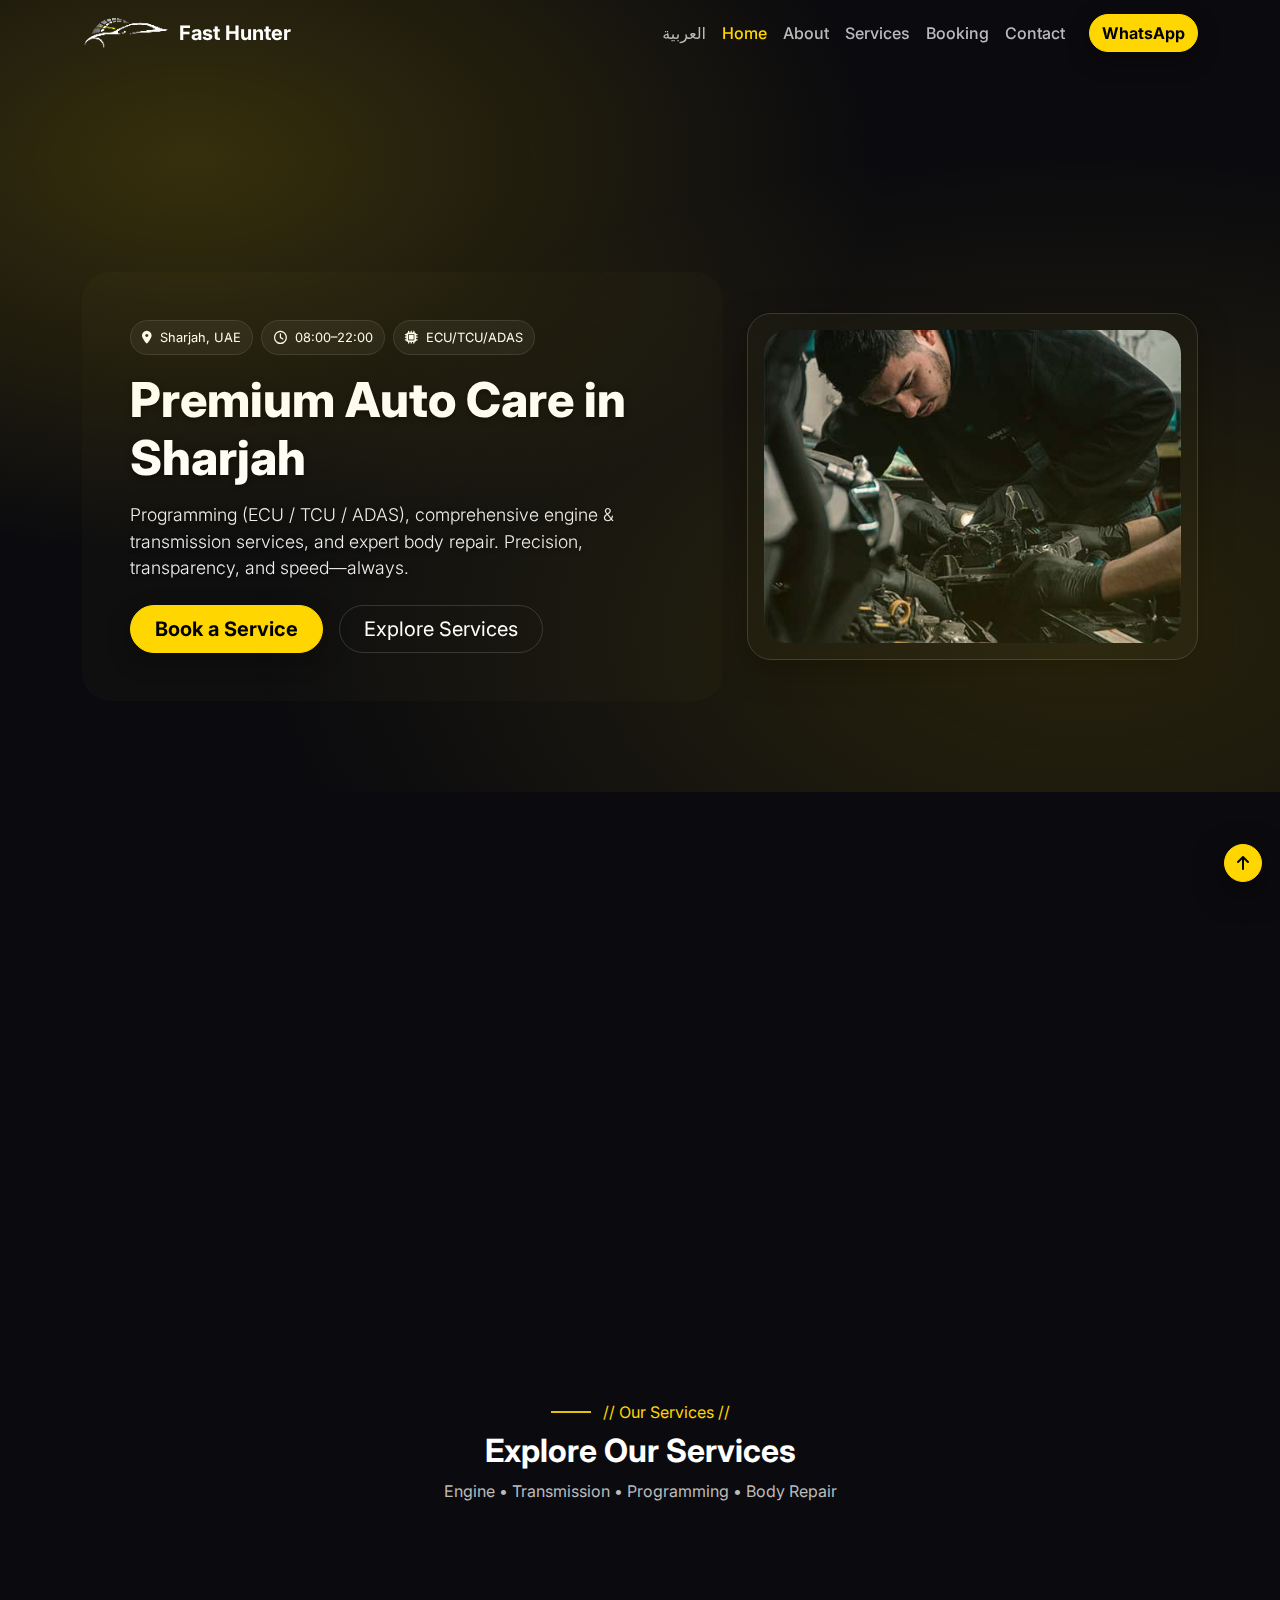
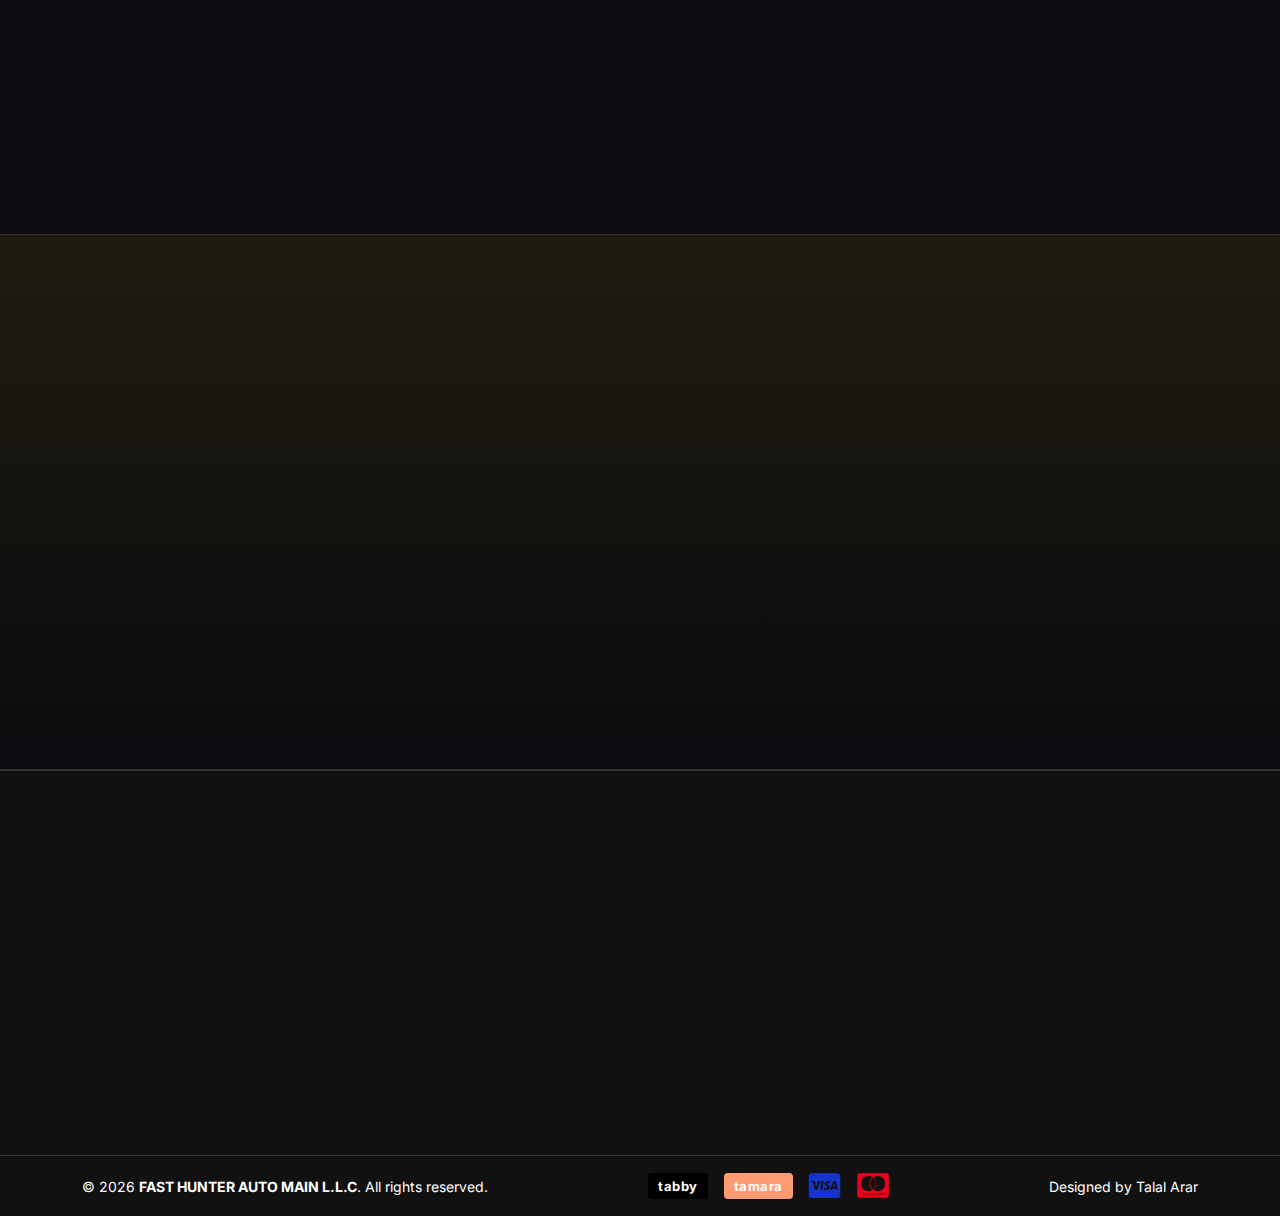
<file: index.html>
<!DOCTYPE html>
<html lang="en" dir="ltr">
<head>
  <meta charset="UTF-8" />
  <meta name="viewport" content="width=device-width, initial-scale=1" />

  <!-- ✅ Meta Tags جديدة -->
  <title>Fast Hunter | كراج صيانة سيارات في الشارقة (أوروبي، ياباني، كوري، أمريكي)</title>
  <meta name="description" content="Fast Hunter مركز صيانة سيارات في الشارقة، الإمارات. خدماتنا تشمل برمجة ECU/TCU/ADAS، إصلاح المحركات، ناقل الحركة (جيربوكس)، كهرباء السيارات، وسمكرة. متخصصون في صيانة جميع السيارات الأوروبية (مرسيدس، BMW، أودي، بورش، فولكس فاجن، لاند روفر، جاكوار، رينو، بيجو، سكودا، فيات، سيات)، اليابانية (تويوتا، نيسان، هوندا، ميتسوبيشي، مازدا، سوبارو، سوزوكي، لكزس، إنفينيتي)، الكورية (هيونداي، كيا، جينيسيس)، والأمريكية (فورد، شفروليه، جيب). خدمة سريعة وموثوقة.">
  <meta name="keywords" content="صيانة سيارات, كراج سيارات, ورشة سيارات الشارقة, برمجة ECU, برمجة TCU, معايرة ADAS, تصليح جيربوكس, تبديل محرك, كهرباء سيارات, سمكرة سيارات, ميكانيك سيارات, Car Repair Sharjah, Auto Repair UAE, Mercedes, BMW, Audi, Porsche, Volkswagen, Land Rover, Jaguar, Renault, Peugeot, Fiat, Skoda, Seat, Ford, Chevrolet, Jeep, Toyota, Nissan, Honda, Mitsubishi, Mazda, Subaru, Suzuki, Lexus, Infiniti, Hyundai, Kia, Genesis">

  <!-- ✅ Open Graph (لسوشال ميديا) -->
  <meta property="og:title" content="Fast Hunter | كراج صيانة سيارات في الشارقة لجميع الماركات">
  <meta property="og:description" content="Fast Hunter مركز متخصص في صيانة السيارات بجميع أنواعها: مرسيدس، BMW، أودي، بورش، تويوتا، نيسان، هوندا، هيونداي، كيا، جينيسيس وغيرها. برمجة ECU/TCU/ADAS، إصلاح محركات وجيربوكس، كهرباء، وسمكرة.">
  <meta property="og:image" content="https://fasthunter.ae/img/Logo5.png">
  <meta property="og:url" content="https://fasthunter.ae">
  <meta property="og:type" content="website">

  <!-- ✅ لغة و SEO -->
  <meta name="language" content="Arabic, English">
  <meta name="robots" content="index, follow">

  <link rel="icon" href="img/Logo5.png" type="image/png" />
  <link rel="preconnect" href="https://fonts.googleapis.com">
  <link rel="preconnect" href="https://fonts.gstatic.com" crossorigin>
  <link href="https://fonts.googleapis.com/css2?family=Inter:wght@400;500;600;700;800&display=swap" rel="stylesheet">
  <link rel="stylesheet" href="https://cdn.jsdelivr.net/npm/bootstrap@5.3.3/dist/css/bootstrap.min.css">
  <link rel="stylesheet" href="https://cdnjs.cloudflare.com/ajax/libs/font-awesome/6.5.2/css/all.min.css" />
  <link rel="stylesheet" href="css/style.css">
  <link rel="preload" as="video" href="video/hero-glow.mp4" type="video/mp4">
</head>
<body>
  <!-- Topbar -->
  <!-- Navbar -->
  <nav class="navbar navbar-expand-lg fixed-top">
    <div class="container">
      <a class="navbar-brand d-flex align-items-center" href="#home">
        <img src="img/Logo5.png" alt="Fast Hunter Logo" />
        <span class="fw-bold" style="color: white;">Fast Hunter</span>
      </a>
      <button class="navbar-toggler" type="button" data-bs-toggle="collapse" data-bs-target="#nav">
        <span class="navbar-toggler-icon"><i class="fa-solid fa-bars" style="color:var(--text-1)"></i></span>
      </button>
      <div id="nav" class="collapse navbar-collapse">
        <ul class="navbar-nav ms-auto align-items-lg-center">
          <li class="nav-item"><a class="nav-link" href="ar.html">العربية</a></li>
          <li class="nav-item"><a class="nav-link active" href="#home">Home</a></li>
          <li class="nav-item"><a class="nav-link" href="#about">About</a></li>
          <li class="nav-item"><a class="nav-link" href="#services">Services</a></li>
          <li class="nav-item"><a class="nav-link" href="#booking">Booking</a></li>
          <li class="nav-item"><a class="nav-link" href="#contact">Contact</a></li>
          <li class="nav-item ms-lg-3"><a class="btn btn-brand" href="https://wa.me/971568363321" target="_blank" rel="noopener">WhatsApp</a></li>
        </ul>
      </div>
    </div>
  </nav>

  <!-- Hero with video background -->
  <header id="home" class="hero">
    <div class="bg" style="background: linear-gradient(135deg, #0d0d0d, #1a1a1a);"></div>
    <img src="img/workshop.jpg" class="fallback d-none" alt="Hero background">
    <div class="container position-relative">
      <div class="row align-items-center gy-4">
        <div class="col-lg-7" data-aos="fade-up" data-aos-delay="10">
          <div class="card border-0 p-4 p-md-5 text-center text-lg-start">
            <div class="floating-badges mb-3">
              <span class="badge-soft"><i class="fa-solid fa-location-dot me-1"></i> Sharjah, UAE</span>
              <span class="badge-soft"><i class="fa-regular fa-clock me-1"></i> 08:00–22:00</span>
              <span class="badge-soft"><i class="fa-solid fa-microchip me-1"></i> ECU/TCU/ADAS</span>
            </div>
            <h1 class="display-5 mb-3">Premium Auto Care in Sharjah</h1>
            <p class="lead mb-4">Programming (ECU / TCU / ADAS), comprehensive engine & transmission services, and expert body repair. Precision, transparency, and speed—always.</p>
            <div class="d-flex gap-3 flex-wrap justify-content-center justify-content-lg-start">
              <a href="#booking" class="btn btn-brand btn-lg px-4">Book a Service</a>
              <a href="#services" class="btn btn-outline-ghost btn-lg px-4">Explore Services</a>
            </div>
          </div>
        </div>
        <div class="col-lg-5" data-aos="zoom-in" data-aos-delay="120">
          <div class="fh-card p-3 rounded-2xl">
            <img data-src="img/workshop.jpg" class="w-100 rounded-2xl lazy" alt="Workshop" style="object-fit:cover; aspect-ratio: 4/3;">
          </div>
        </div>
      </div>
    </div>
  </header>

  <!-- About -->
  <section id="about">
    <div class="container">
      <div class="row align-items-center gy-4">
        <div class="col-lg-6" data-aos="fade-right">
          <div class="fh-card overflow-hidden">
            <img data-src="img/about.jpg" class="w-100 lazy" alt="About Fast Hunter" style="object-fit:cover; aspect-ratio: 16/10;">
          </div>
        </div>
        <div class="col-lg-6" data-aos="fade-left">
          <div class="section-title mb-3"><span class="bar"></span><span>// About Us //</span></div>
          <h2 class="fw-extrabold mb-3">Fast Hunter is the Best Place for Your Auto Care</h2>
          <p class="muted mb-4">A certified team using modern diagnostic tools and OEM-grade procedures. We focus on accurate diagnostics, fair pricing, and long‑lasting repairs.</p>
          <div class="row g-3">
            <div class="col-sm-6">
              <div class="fh-card p-3 h-100">
                <div class="d-flex align-items-center gap-3 mb-2"><span class="icon"><i class="fa-solid fa-shield-halved"></i></span><h6 class="m-0">Professional & Expert</h6></div>
                <p class="m-0 muted">Trained specialists for European, American, Japanese & EV systems.</p>
              </div>
            </div>
            <div class="col-sm-6">
              <div class="fh-card p-3 h-100">
                <div class="d-flex align-items-center gap-3 mb-2"><span class="icon"><i class="fa-solid fa-screwdriver-wrench"></i></span><h6 class="m-0">Quality Service Center</h6></div>
                <p class="m-0 muted">OEM procedures, modern tools, and documented results.</p>
              </div>
            </div>
          </div>
        </div>
      </div>
    </div>
  </section>

  <!-- Services -->
  <section id="services">
    <div class="container">
      <div class="text-center mb-4">
        <div class="section-title justify-content-center mb-2"><span class="bar"></span><span>// Our Services //</span></div>
        <h2 class="fw-bold">Explore Our Services</h2>
        <p class="muted">Engine • Transmission • Programming • Body Repair</p>
      </div>

      <div class="row g-4 service-3d">
        <div class="col-md-6 col-lg-3" data-aos="fade-up" data-aos-delay="0">
          <div class="fh-card p-4 text-center">
            <div class="icon mx-auto mb-3"><i class="fa-solid fa-microchip"></i></div>
            <h5 class="mb-2">Programming</h5>
            <p class="muted">ECU / TCU programming & ADAS calibration after repair or replacement.</p>
          </div>
        </div>
        <div class="col-md-6 col-lg-3" data-aos="fade-up" data-aos-delay="100">
          <div class="fh-card p-4 text-center">
            <div class="icon mx-auto mb-3"><i class="fa-solid fa-gauge-high"></i></div>
            <h5 class="mb-2">Engine Servicing</h5>
            <p class="muted">Full diagnostics, repair, and optimization for reliability & performance.</p>
          </div>
        </div>
        <div class="col-md-6 col-lg-3" data-aos="fade-up" data-aos-delay="200">
          <div class="fh-card p-4 text-center">
            <div class="icon mx-auto mb-3"><i class="fa-solid fa-gears"></i></div>
            <h5 class="mb-2">Transmission</h5>
            <p class="muted">Advanced repairs, replacements, and precise tuning.</p>
          </div>
        </div>
        <div class="col-md-6 col-lg-3" data-aos="fade-up" data-aos-delay="300">
          <div class="fh-card p-4 text-center">
            <div class="icon mx-auto mb-3"><i class="fa-solid fa-spray-can-sparkles"></i></div>
            <h5 class="mb-2">Body Repair</h5>
            <p class="muted">Bodywork, dent removal, precision paint & finishing.</p>
          </div>
        </div>
      </div>
    </div>
  </section>

  <!-- Booking -->
  <section id="booking" class="booking">
    <div class="container">
      <div class="row align-items-stretch gy-4">
        <div class="col-lg-6" data-aos="fade-right">
          <div class="d-flex h-100 align-items-center">
            <div>
              <div class="section-title mb-2"><span class="bar"></span><span>// Booking //</span></div>
              <h2 class="fw-bold mb-3">Book Your Service</h2>
              <p class="muted mb-4">Tell us what you need and we’ll confirm your slot quickly. Saturday–Thursday 08:00–22:00.</p>
              <ul class="list-unstyled small text-secondary">
                <li class="mb-2"><i class="fa-regular fa-circle-check me-2 text-success"></i> Fast response on WhatsApp</li>
                <li class="mb-2"><i class="fa-regular fa-circle-check me-2 text-success"></i> OEM diagnostics & procedures</li>
                <li class="mb-2"><i class="fa-regular fa-circle-check me-2 text-success"></i> Transparent pricing</li>
              </ul>
            </div>
          </div>
        </div>
        <div class="col-lg-6" data-aos="fade-left">
          <div class="fh-card p-4 p-md-5 h-100">
            <form id="booking-form" novalidate>
              <div class="row g-3">
                <div class="col-12 col-sm-6">
                  <input type="text" class="form-control" placeholder="Your Name" id="name-field" required>
                </div>
                <div class="col-12 col-sm-6">
                  <input type="email" class="form-control" placeholder="Your Email" id="email-field" required>
                </div>
                <div class="col-12 col-sm-6">
                  <select class="form-select" id="serviceType-field" required>
                    <option value="" selected disabled>Select a Service</option>
                    <option value="engine">Engine</option>
                    <option value="transmission">Transmission</option>
                    <option value="programming">Programming (ECU/TCU/ADAS)</option>
                    <option value="body">Body Repair</option>
                  </select>
                </div>
                <div class="col-12 col-sm-6">
                  <input type="date" class="form-control" id="date-field" required>
                </div>
                <div class="col-12">
                  <textarea class="form-control" rows="4" placeholder="Special Request" id="specialRequest-field"></textarea>
                </div>
                <div class="col-12 d-grid">
                  <button class="btn btn-brand py-3" type="submit" id="book-btn">Book Now</button>
                </div>
              </div>
            </form>
            <div id="booking-success" class="alert alert-success mt-3 d-none" role="alert">Thank you! We received your request and will contact you shortly.</div>
          </div>
        </div>
      </div>
    </div>
  </section>

  <!-- Contact / Footer -->
  <footer id="contact">
    <div class="container py-5">
      <div class="row g-4">
        <div class="col-md-5" data-aos="fade-up">
          <h5 class="mb-3">Address</h5>
          <p class="muted mb-2"><i class="fa-solid fa-location-dot me-2"></i><a class="text-decoration-none" href="https://maps.app.goo.gl/52vbiE2BuMg5kpL6A" target="_blank" rel="noopener">UAE — Sharjah — Industrial Area 4</a></p>
          <p class="muted mb-2"><i class="fa-solid fa-phone me-2"></i><a class="text-decoration-none" href="tel:+971568363321">+971 56 836 3321</a></p>
          <p class="muted mb-3"><i class="fa-solid fa-envelope me-2"></i><a class="text-decoration-none" href="mailto:info@fasthunter.ae">info@fasthunter.ae</a></p>
          <div class="social d-flex gap-2">
            <a href="https://www.facebook.com/people/Fast-Hunter-service-center/61570475133262/" target="_blank" rel="noopener" aria-label="Facebook"><i class="fab fa-facebook-f"></i></a>
            <a href="https://www.instagram.com/fast.hunter.center/" target="_blank" rel="noopener" aria-label="Instagram"><i class="fab fa-instagram"></i></a>
            <a href="https://wa.me/971568363321" target="_blank" rel="noopener" aria-label="WhatsApp"><i class="fab fa-whatsapp"></i></a>
          </div>
        </div>
        <div class="col-md-4" data-aos="fade-up" data-aos-delay="100">
          <h5 class="mb-3">Opening Hours</h5>
          <p class="muted">Saturday – Thursday<br>08:00 AM – 10:00 PM</p>
          <h5 class="mt-4 mb-3">Quick Links</h5>
          <ul class="list-unstyled">
            <li class="mb-2"><a class="text-decoration-none" href="#services">Services</a></li>
            <li class="mb-2"><a class="text-decoration-none" href="#about">About</a></li>
            <li class="mb-2"><a class="text-decoration-none" href="#booking">Booking</a></li>
            <li class="mb-2"><a class="text-decoration-none" href="https://fasthunter.ae/terms.html">Terms & Conditions</a></li>
          </ul>
        </div>
        <div class="col-md-3" data-aos="fade-up" data-aos-delay="200">
          <h5 class="mb-3">Find Us</h5>
          <div class="rounded-2xl overflow-hidden border" style="border-color:var(--line)">
            <iframe
              src="https://www.google.com/maps/embed?pb=!1m18!1m12!1m3!1d3263.249687374347!2d55.40869557484198!3d25.337502926004497!2m3!1f0!2f0!3f0!3m2!1i1024!2i768!4f13.1!3m3!1m2!1s0x3e5f59315cd81097%3A0xa2ebb1a6ec98051d!2z2KfZhNi12YrYp9ivINin2YTYs9ix2YrYuSAuLSDYtdmK2KfZhtipINiz2YrYp9ix2KfYqiAsIEZhc3QgSHVudGVyIC4gQXV0byBSZXBhaXI!5e1!3m2!1sen!2sae!4v1755356478424!5m2!1sen!2sae"
              width="100%" height="220" style="border:0" loading="lazy" referrerpolicy="no-referrer-when-downgrade"></iframe>
          </div>
        </div>
      </div>
    </div>
    <div class="border-top" style="border-color:var(--line) !important">
      <div class="container py-3 small d-flex flex-column flex-md-row align-items-center justify-content-between gap-3">
        <!-- حقوق الملكية -->
        <span class="text-center text-md-start">© <span id="year"></span> <strong>FAST HUNTER AUTO MAIN L.L.C</strong>. All rights reserved.</span>
        
        <!-- وسائل الدفع (بدون صور) -->
        <div class="payment-methods d-flex gap-3 align-items-center justify-content-center">
          <!-- تابي (تصميم بـ CSS) -->
          <span class="fw-bold d-flex align-items-center justify-content-center" style="background-color: #000; color: #fff; font-size: 13px; padding: 4px 10px; border-radius: 4px; letter-spacing: 0.5px; height: 26px;">tabby</span>
          
          <!-- تمارا (تصميم بـ CSS) -->
          <span class="fw-bold d-flex align-items-center justify-content-center" style="background-color: #FF9B70; color: #fff; font-size: 13px; padding: 4px 10px; border-radius: 4px; letter-spacing: 0.5px; height: 26px;">tamara</span>
          
          <!-- فيزا وماستر كارد (أيقونات FontAwesome) -->
          <i class="fa-brands fa-cc-visa fs-3" style="color: #1434CB;"></i>
          <i class="fa-brands fa-cc-mastercard fs-3" style="color: #EB001B;"></i>
        </div>

        <!-- المصمم -->
        <span class="text-center text-md-end">Designed by Talal Arar</span>
      </div>
    </div>
  </footer>

  <!-- Back to Top -->
  <a href="#home" class="btn btn-brand position-fixed" style="right:18px; bottom:18px; box-shadow:var(--shadow)" aria-label="Back to top"><i class="fa-solid fa-arrow-up"></i></a>

  <script src="https://cdn.jsdelivr.net/npm/bootstrap@5.3.3/dist/js/bootstrap.bundle.min.js"></script>
  <script src="https://unpkg.com/aos@2.3.4/dist/aos.js"></script>
  <link rel="stylesheet" href="https://unpkg.com/aos@2.3.4/dist/aos.css"/>
  <script> AOS.init({ once:true, duration:700, offset:80 }); </script>
  <script src="js/main.js"></script>
</body>
</html>
</file>
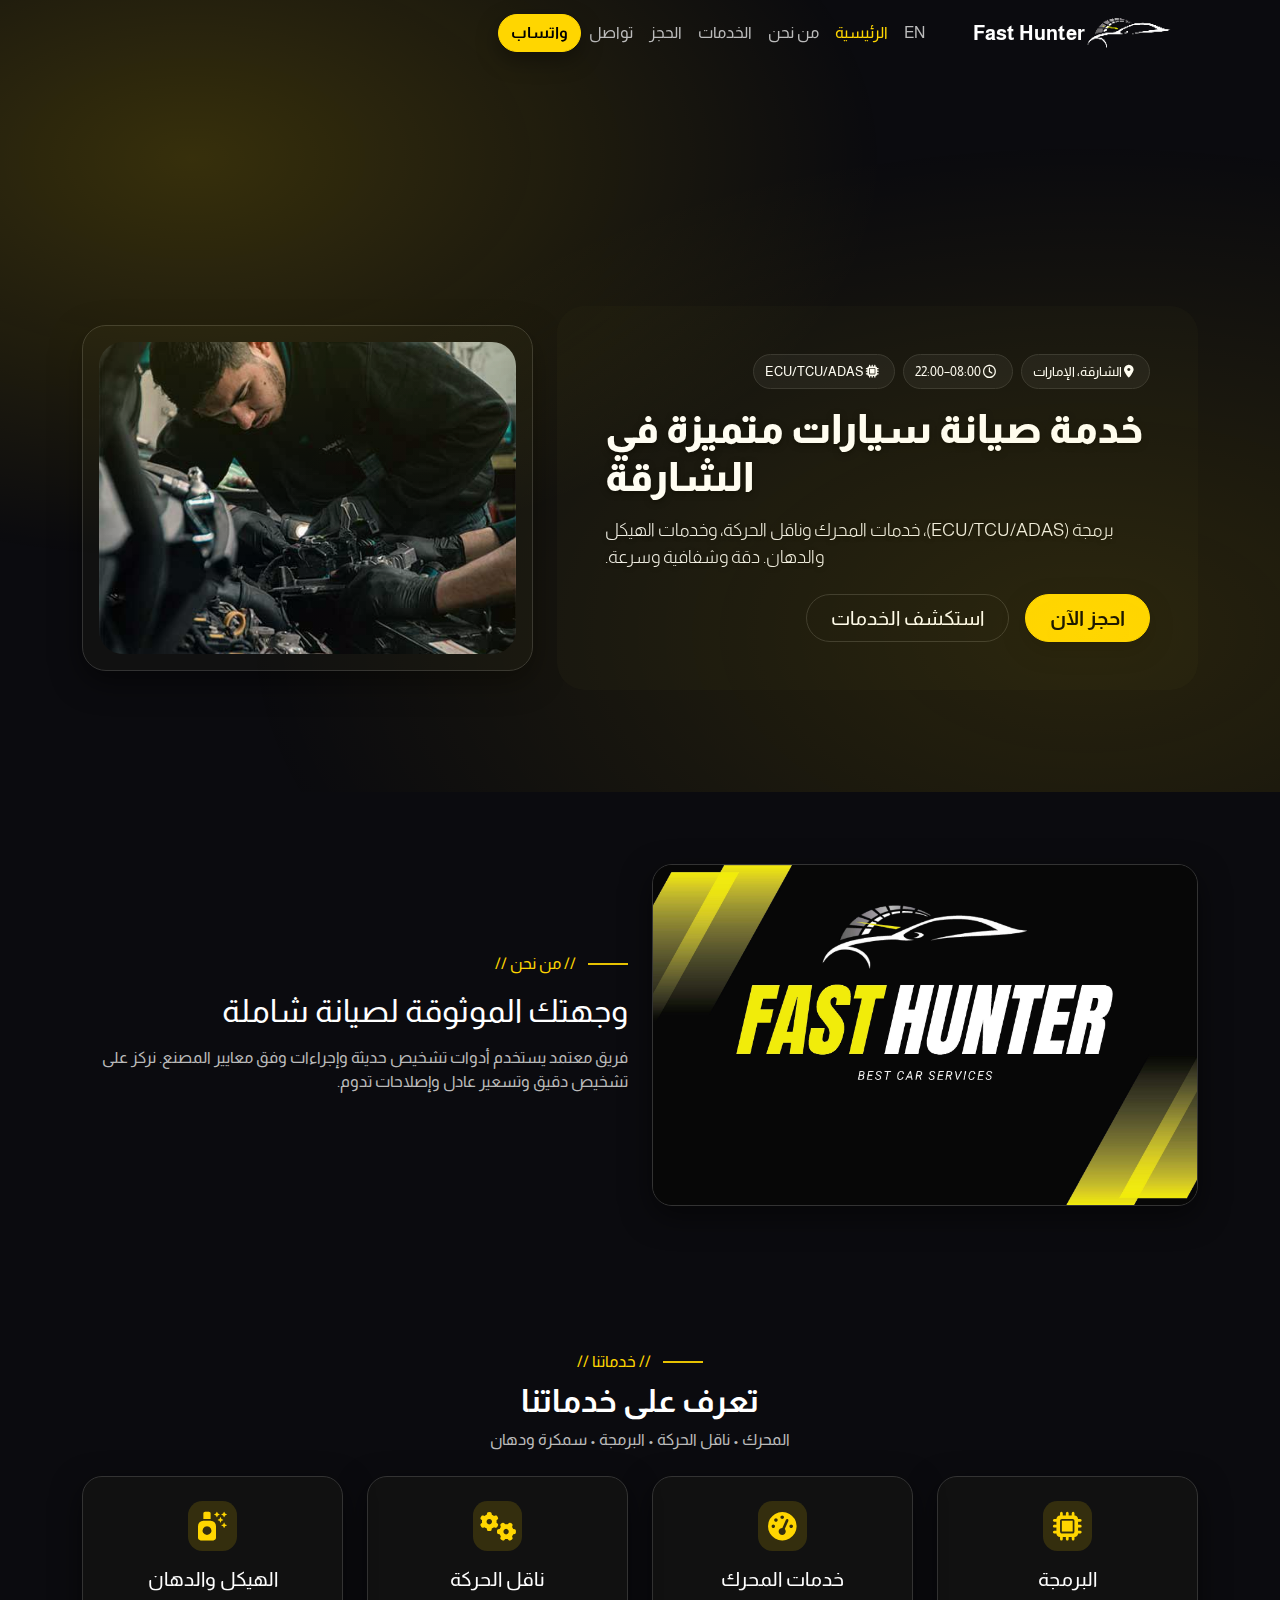
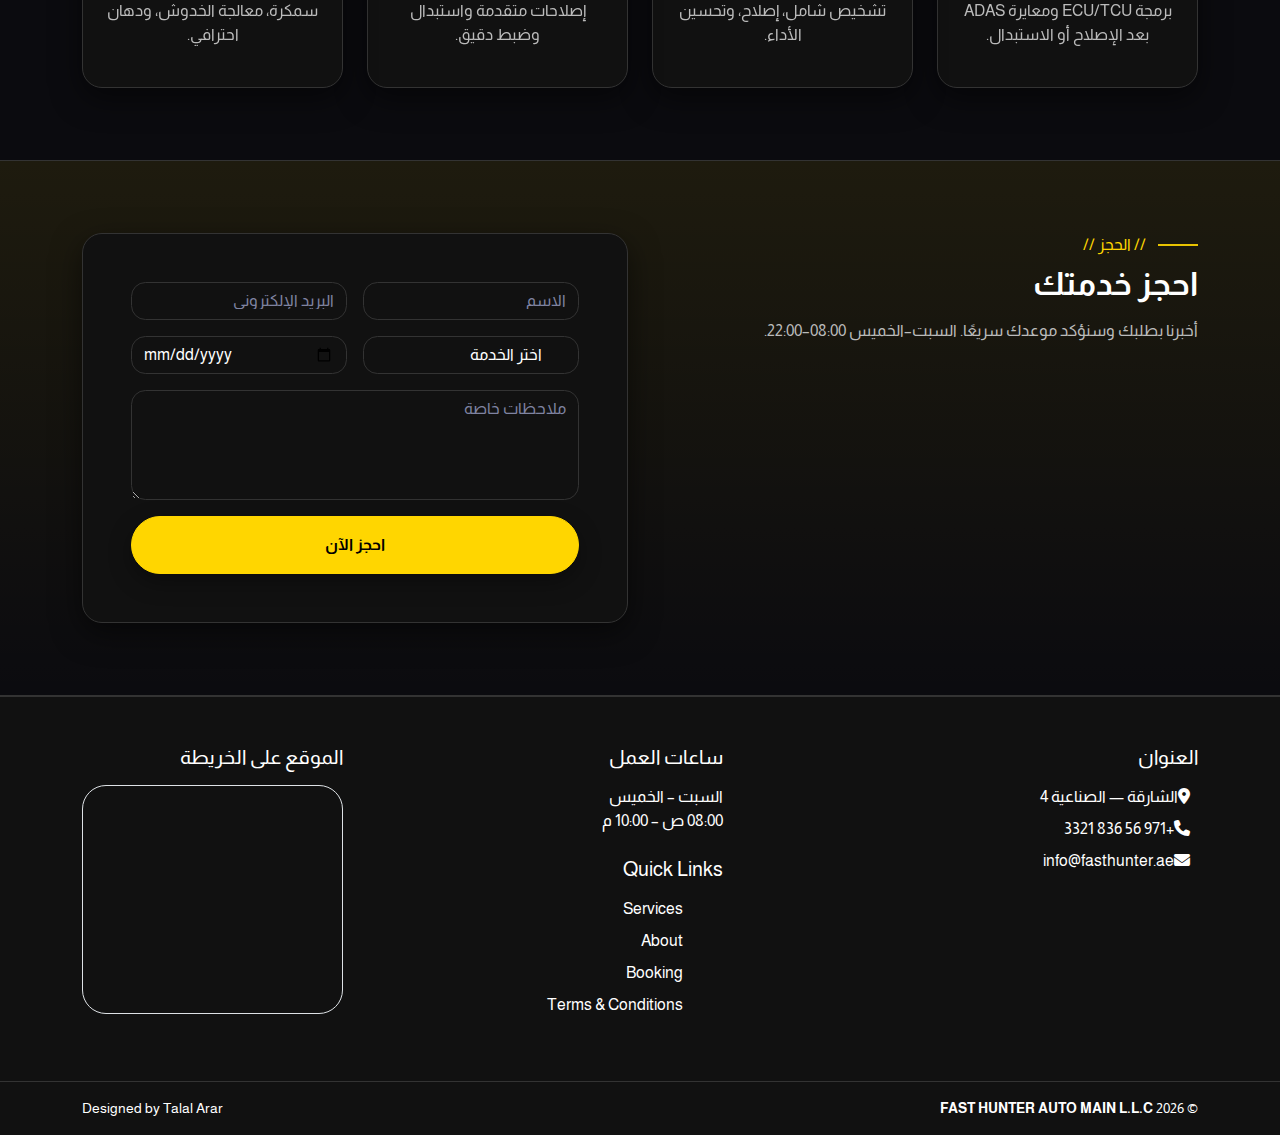
<file: ar.html>
<!DOCTYPE html>
<html lang="ar" dir="rtl">
<head>
  <meta charset="UTF-8" />
  <meta name="viewport" content="width=device-width, initial-scale=1" />
  <title>فاست هنتر — الشارقة</title>
  <link rel="icon" href="img/Logo5.png" type="image/png" />
  <link rel="preconnect" href="https://fonts.googleapis.com">
  <link rel="preconnect" href="https://fonts.gstatic.com" crossorigin>
  <link href="https://fonts.googleapis.com/css2?family=Almarai:wght@400;700;800&display=swap" rel="stylesheet">
  <link rel="stylesheet" href="https://cdn.jsdelivr.net/npm/bootstrap@5.3.3/dist/css/bootstrap.min.css">
  <link rel="stylesheet" href="https://cdnjs.cloudflare.com/ajax/libs/font-awesome/6.5.2/css/all.min.css" />
  <link rel="stylesheet" href="css/style.css">
  <style>body{font-family:Almarai,system-ui,-apple-system,Segoe UI,Roboto,Helvetica,Arial}</style>
</head>
<body>
  <nav class="navbar navbar-expand-lg fixed-top">
    <div class="container">
      <a class="navbar-brand d-flex align-items-center" href="#home">
        <img src="img/Logo5.png" alt="Fast Hunter Logo" />
        <span class="fw-bold" style="color: white;">Fast Hunter</span>
      </a>
      <button class="navbar-toggler" type="button" data-bs-toggle="collapse" data-bs-target="#nav">
        <span class="navbar-toggler-icon"><i class="fa-solid fa-bars" style="color:var(--text-1)"></i></span>
      </button>
      <div id="nav" class="collapse navbar-collapse">
        <ul class="navbar-nav ms-auto align-items-lg-center">
          <li class="nav-item"><a class="nav-link" href="index.html">EN</a></li>
          <li class="nav-item"><a class="nav-link active" href="#home">الرئيسية</a></li>
          <li class="nav-item"><a class="nav-link" href="#about">من نحن</a></li>
          <li class="nav-item"><a class="nav-link" href="#services">الخدمات</a></li>
          <li class="nav-item"><a class="nav-link" href="#booking">الحجز</a></li>
          <li class="nav-item"><a class="nav-link" href="#contact">تواصل</a></li>
          <li class="nav-item ms-lg-3"><a class="btn btn-brand" href="https://wa.me/971568363321" target="_blank" rel="noopener">واتساب</a></li>
        </ul>
      </div>
    </div>
  </nav>

  <header id="home" class="hero">
    <div class="bg" style="background: linear-gradient(135deg, #0d0d0d, #1a1a1a);"></div>
    <img src="img/workshop.jpg" class="fallback d-none" alt="خلفية">
    <div class="container position-relative">
      <div class="row align-items-center gy-4">
        <div class="col-lg-7">
          <div class="card border-0 p-4 p-md-5 text-center text-lg-start">
            <div class="floating-badges mb-3">
              <span class="badge-soft"><i class="fa-solid fa-location-dot me-1"></i> الشارقة، الإمارات</span>
              <span class="badge-soft"><i class="fa-regular fa-clock me-1"></i> 08:00–22:00</span>
              <span class="badge-soft"><i class="fa-solid fa-microchip me-1"></i> ECU/TCU/ADAS</span>
            </div>
            <h1 class="display-6 mb-3">خدمة صيانة سيارات متميزة في الشارقة</h1>
            <p class="lead mb-4">برمجة (ECU/TCU/ADAS)، خدمات المحرك وناقل الحركة، وخدمات الهيكل والدهان. دقة وشفافية وسرعة.</p>
            <div class="d-flex gap-3 flex-wrap justify-content-center justify-content-lg-start">
              <a href="#booking" class="btn btn-brand btn-lg px-4">احجز الآن</a>
              <a href="#services" class="btn btn-outline-ghost btn-lg px-4">استكشف الخدمات</a>
            </div>
          </div>
        </div>
        <div class="col-lg-5">
          <div class="fh-card p-3 rounded-2xl">
            <img data-src="img/workshop.jpg" class="w-100 rounded-2xl lazy" alt="الورشة" style="object-fit:cover; aspect-ratio: 4/3;">
          </div>
        </div>
      </div>
    </div>
  </header>

  <section id="about">
    <div class="container">
      <div class="row align-items-center gy-4">
        <div class="col-lg-6">
          <div class="fh-card overflow-hidden">
            <img data-src="img/about.jpg" class="w-100 lazy" alt="عن فاست هنتر" style="object-fit:cover; aspect-ratio: 16/10;">
          </div>
        </div>
        <div class="col-lg-6">
          <div class="section-title mb-3"><span class="bar"></span><span>// من نحن //</span></div>
          <h2 class="fw-extrabold mb-3">وجهتك الموثوقة لصيانة شاملة</h2>
          <p class="muted mb-4">فريق معتمد يستخدم أدوات تشخيص حديثة وإجراءات وفق معايير المصنع. نركز على تشخيص دقيق وتسعير عادل وإصلاحات تدوم.</p>
        </div>
      </div>
    </div>
  </section>

  <section id="services">
    <div class="container">
      <div class="text-center mb-4">
        <div class="section-title justify-content-center mb-2"><span class="bar"></span><span>// خدماتنا //</span></div>
        <h2 class="fw-bold">تعرف على خدماتنا</h2>
        <p class="muted">المحرك • ناقل الحركة • البرمجة • سمكرة ودهان</p>
      </div>
      <div class="row g-4 service-3d">
        <div class="col-md-6 col-lg-3">
          <div class="fh-card p-4 text-center">
            <div class="icon mx-auto mb-3"><i class="fa-solid fa-microchip"></i></div>
            <h5 class="mb-2">البرمجة</h5>
            <p class="muted">برمجة ECU/TCU ومعايرة ADAS بعد الإصلاح أو الاستبدال.</p>
          </div>
        </div>
        <div class="col-md-6 col-lg-3">
          <div class="fh-card p-4 text-center">
            <div class="icon mx-auto mb-3"><i class="fa-solid fa-gauge-high"></i></div>
            <h5 class="mb-2">خدمات المحرك</h5>
            <p class="muted">تشخيص شامل، إصلاح، وتحسين الأداء.</p>
          </div>
        </div>
        <div class="col-md-6 col-lg-3">
          <div class="fh-card p-4 text-center">
            <div class="icon mx-auto mb-3"><i class="fa-solid fa-gears"></i></div>
            <h5 class="mb-2">ناقل الحركة</h5>
            <p class="muted">إصلاحات متقدمة واستبدال وضبط دقيق.</p>
          </div>
        </div>
        <div class="col-md-6 col-lg-3">
          <div class="fh-card p-4 text-center">
            <div class="icon mx-auto mb-3"><i class="fa-solid fa-spray-can-sparkles"></i></div>
            <h5 class="mb-2">الهيكل والدهان</h5>
            <p class="muted">سمكرة، معالجة الخدوش، ودهان احترافي.</p>
          </div>
        </div>
      </div>
    </div>
  </section>

  <section id="booking" class="booking">
    <div class="container">
      <div class="row align-items-stretch gy-4">
        <div class="col-lg-6">
          <div class="section-title mb-2"><span class="bar"></span><span>// الحجز //</span></div>
          <h2 class="fw-bold mb-3">احجز خدمتك</h2>
          <p class="muted mb-4">أخبرنا بطلبك وسنؤكد موعدك سريعًا. السبت–الخميس 08:00–22:00.</p>
        </div>
        <div class="col-lg-6">
          <div class="fh-card p-4 p-md-5 h-100">
            <form id="booking-form" novalidate>
              <div class="row g-3">
                <div class="col-12 col-sm-6">
                  <input type="text" class="form-control" placeholder="الاسم" id="name-field" required>
                </div>
                <div class="col-12 col-sm-6">
                  <input type="email" class="form-control" placeholder="البريد الإلكتروني" id="email-field" required>
                </div>
                <div class="col-12 col-sm-6">
                  <select class="form-select" id="serviceType-field" required>
                    <option value="" selected disabled>اختر الخدمة</option>
                    <option value="engine">المحرك</option>
                    <option value="transmission">ناقل الحركة</option>
                    <option value="programming">البرمجة (ECU/TCU/ADAS)</option>
                    <option value="body">الهيكل والدهان</option>
                  </select>
                </div>
                <div class="col-12 col-sm-6">
                  <input type="date" class="form-control" id="date-field" required>
                </div>
                <div class="col-12">
                  <textarea class="form-control" rows="4" placeholder="ملاحظات خاصة" id="specialRequest-field"></textarea>
                </div>
                <div class="col-12 d-grid">
                  <button class="btn btn-brand py-3" type="submit" id="book-btn">احجز الآن</button>
                </div>
              </div>
            </form>
            <div id="booking-success" class="alert alert-success mt-3 d-none" role="alert">شكرًا لك! استلمنا طلبك وسنتواصل معك قريبًا.</div>
          </div>
        </div>
      </div>
    </div>
  </section>

  <footer id="contact">
    <div class="container py-5">
      <div class="row g-4">
        <div class="col-md-5">
          <h5 class="mb-3">العنوان</h5>
          <p class="muted mb-2"><i class="fa-solid fa-location-dot me-2"></i><a class="text-decoration-none" href="https://maps.app.goo.gl/52vbiE2BuMg5kpL6A" target="_blank" rel="noopener">الشارقة — الصناعية 4</a></p>
          <p class="muted mb-2"><i class="fa-solid fa-phone me-2"></i><a class="text-decoration-none" href="tel:+971568363321">+971 56 836 3321</a></p>
          <p class="muted mb-3"><i class="fa-solid fa-envelope me-2"></i><a class="text-decoration-none" href="mailto:info@fasthunter.ae">info@fasthunter.ae</a></p>
        </div>
        <div class="col-md-4">
          <h5 class="mb-3">ساعات العمل</h5>
          <p class="muted">السبت – الخميس<br>08:00 ص – 10:00 م</p>
          <h5 class="mt-4 mb-3">Quick Links</h5>
          <ul class="list-unstyled">
            <li class="mb-2"><a class="text-decoration-none" href="#services">Services</a></li>
            <li class="mb-2"><a class="text-decoration-none" href="#about">About</a></li>
            <li class="mb-2"><a class="text-decoration-none" href="#booking">Booking</a></li>
            <li class="mb-2"><a class="text-decoration-none" href="https://fasthunter.ae/terms.html">Terms & Conditions</a></li>
          </ul>
        </div>
        <div class="col-md-3">
          <h5 class="mb-3">الموقع على الخريطة</h5>
          <div class="rounded-2xl overflow-hidden border" style="border-color:var(--line)">
            <iframe src="https://www.google.com/maps/embed?pb=!1m18!1m12!1m3!1d3263.249687374347!2d55.40869557484198!3d25.337502926004497!2m3!1f0!2f0!3f0!3m2!1i1024!2i768!4f13.1!3m3!1m2!1s0x3e5f59315cd81097%3A0xa2ebb1a6ec98051d!2z2KfZhNi12YrYp9ivINin2YTYs9ix2YrYuSAuLSDYtdmK2KfZhtipINiz2YrYp9ix2KfYqiAsIEZhc3QgSHVudGVyIC4gQXV0byBSZXBhaXI!5e1!3m2!1sen!2sae!4v1755356478424!5m2!1sen!2sae" width="100%" height="220" style="border:0" loading="lazy"></iframe>
          </div>
        </div>
      </div>
    </div>
    <div class="border-top" style="border-color:var(--line) !important">
      <div class="container py-3 small d-flex flex-wrap justify-content-between gap-2">
        <span>© <span id="year"></span> <strong>FAST HUNTER AUTO MAIN L.L.C</strong></span>
        <span>Designed by Talal Arar</span>
      </div>
    </div>
  </footer>

  <script src="https://cdn.jsdelivr.net/npm/bootstrap@5.3.3/dist/js/bootstrap.bundle.min.js"></script>
  <script src="js/main.js"></script>
</body>
</html>
</file>
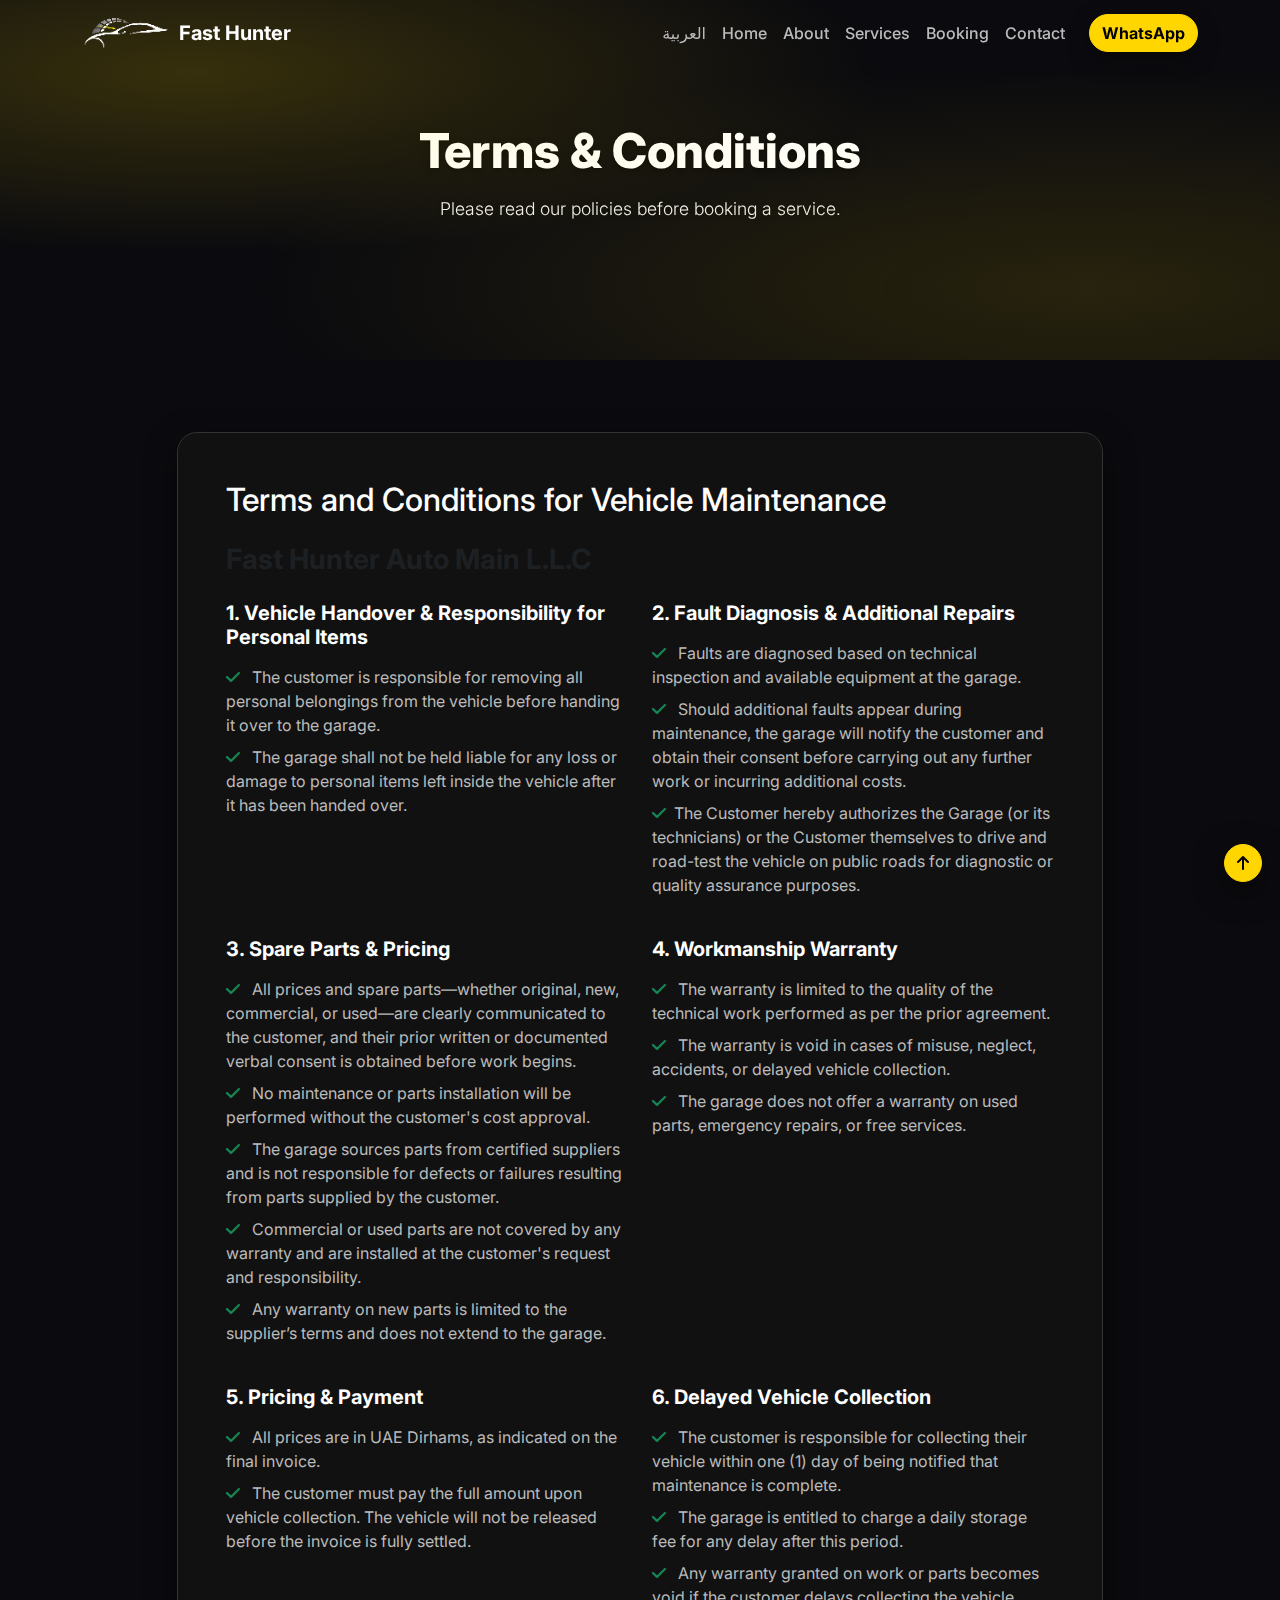
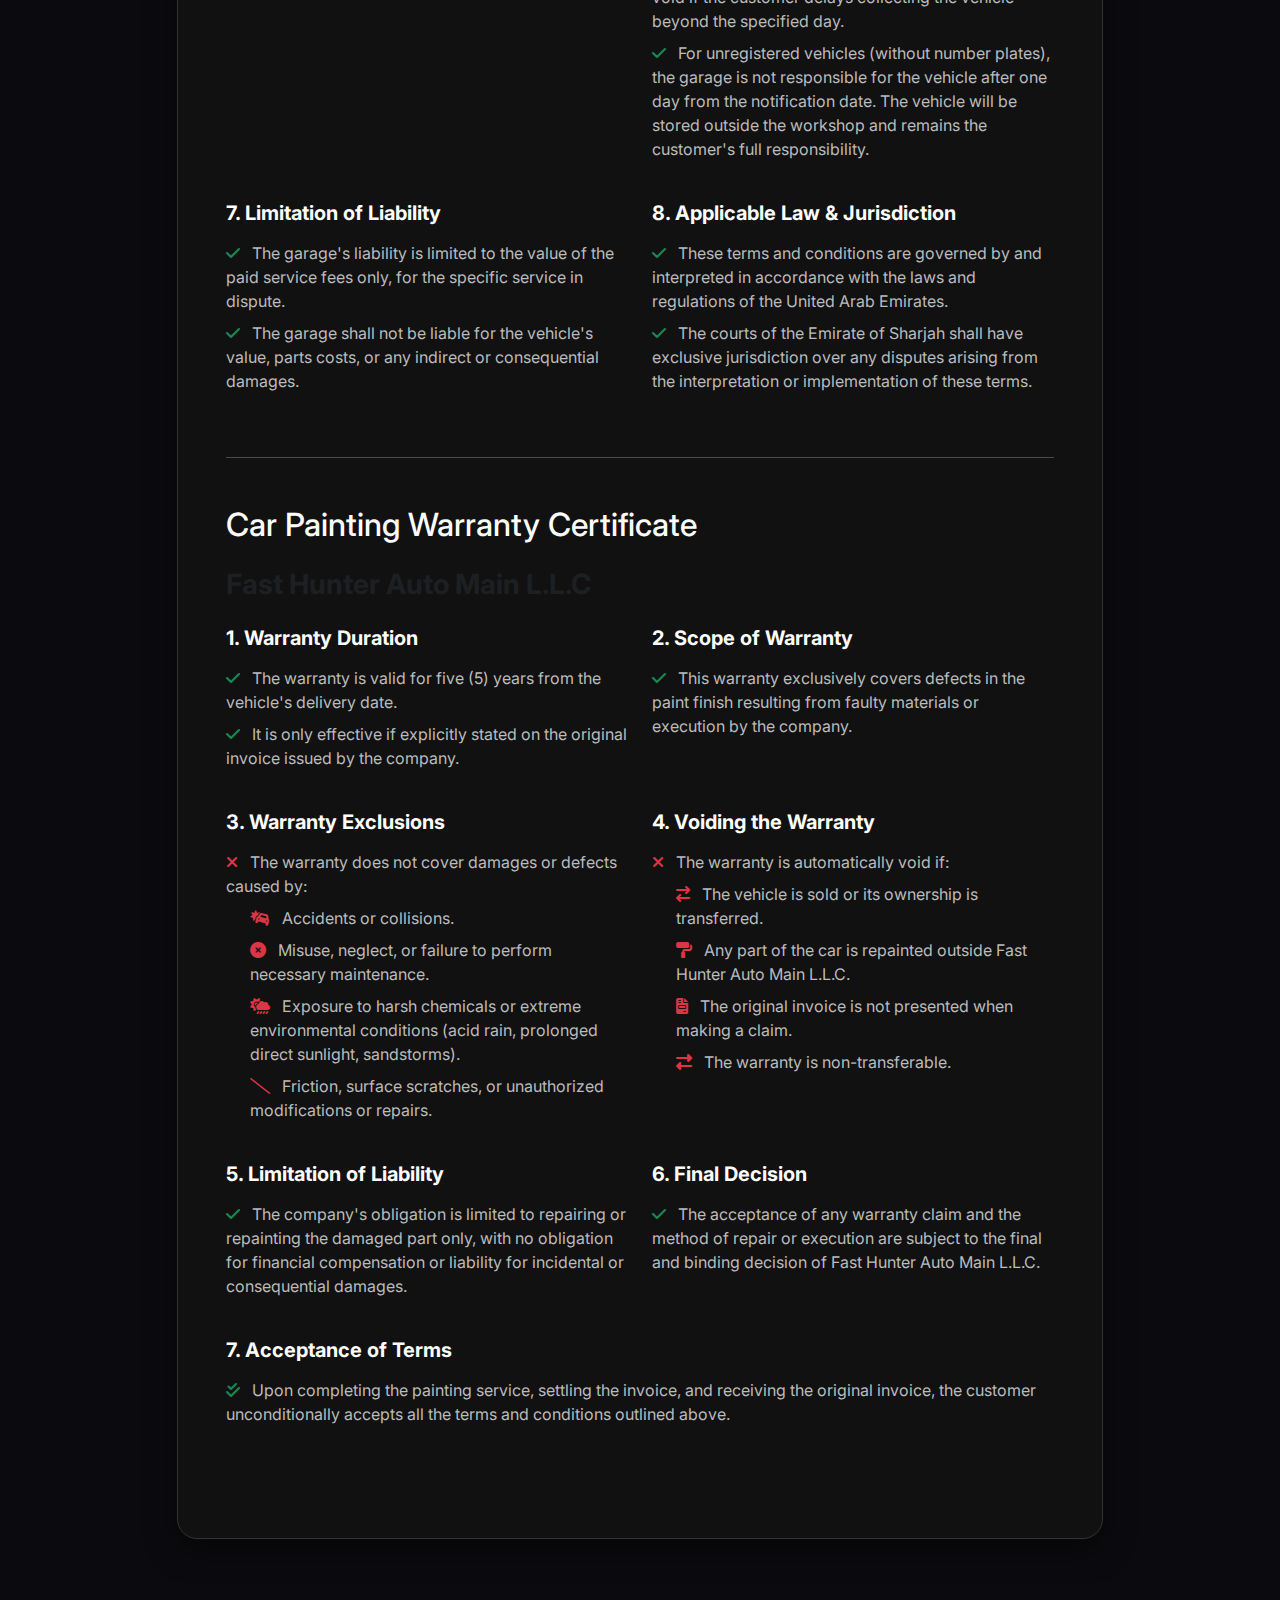
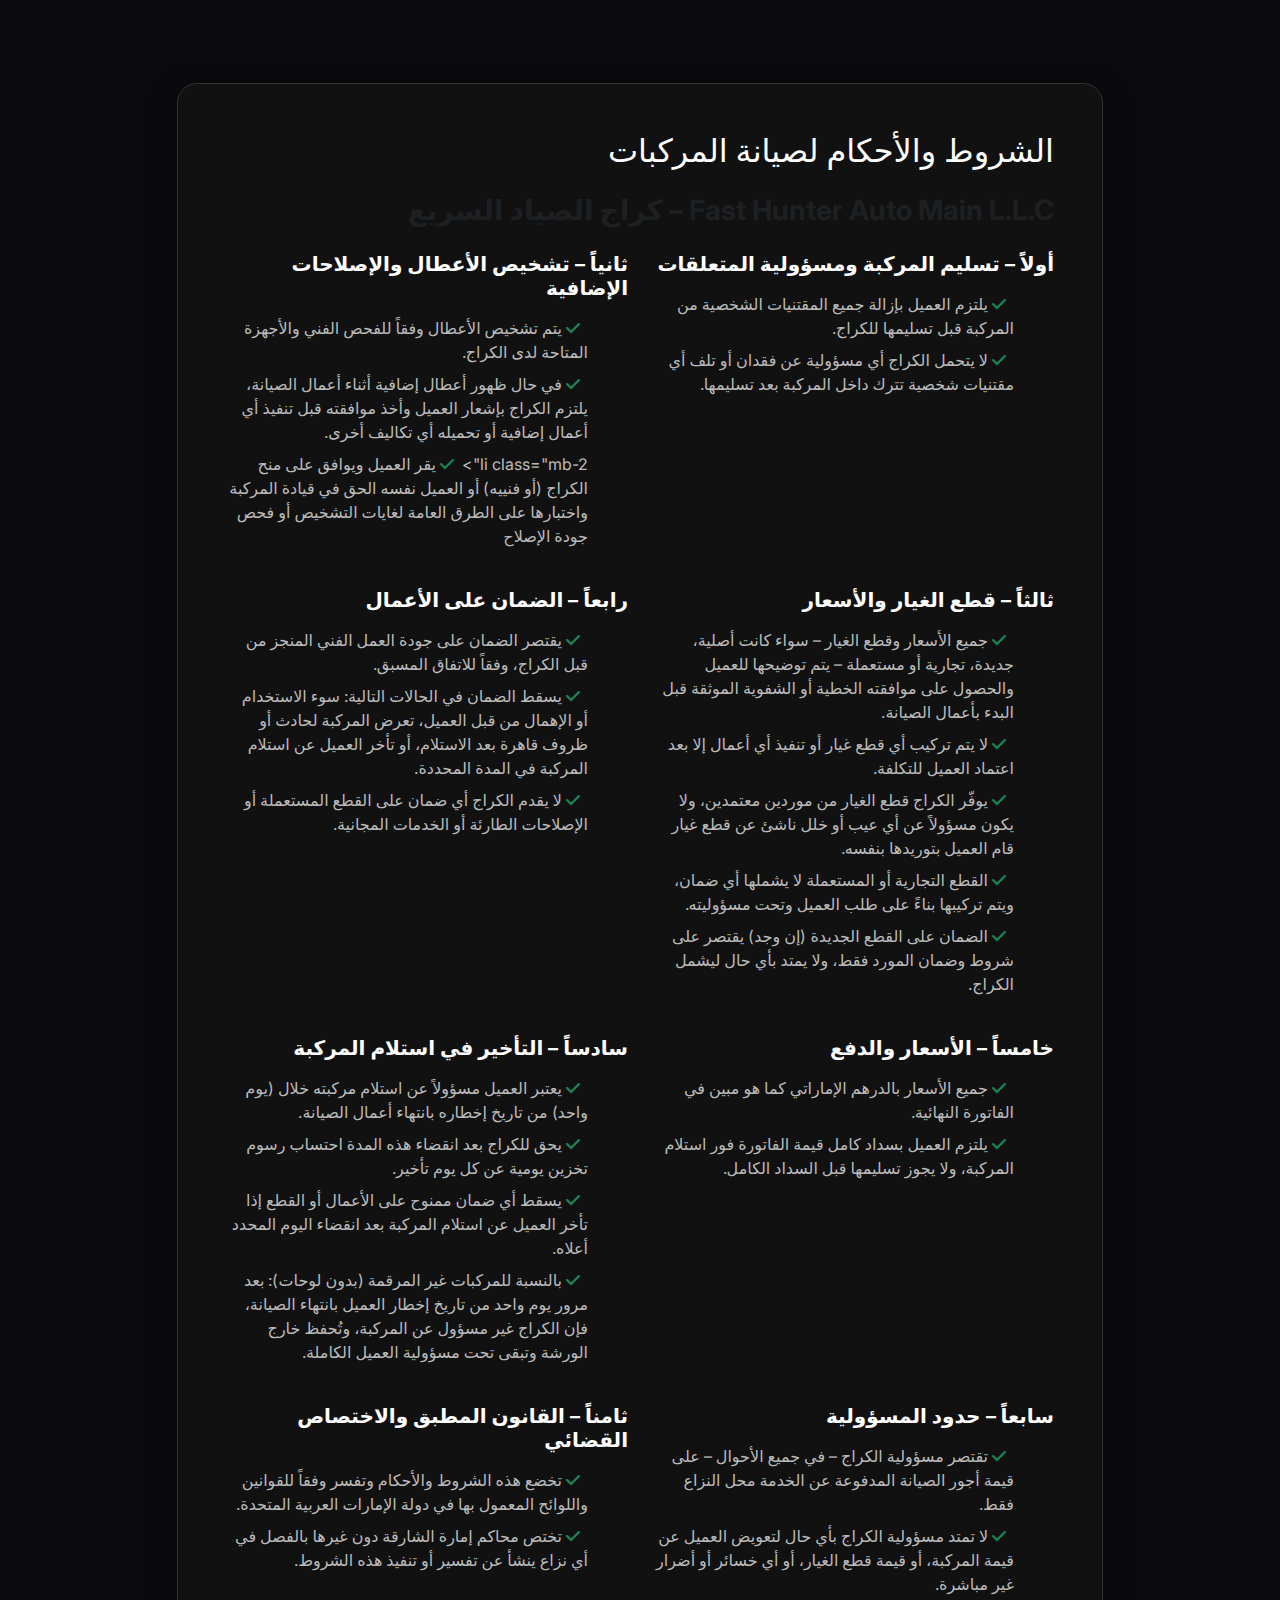
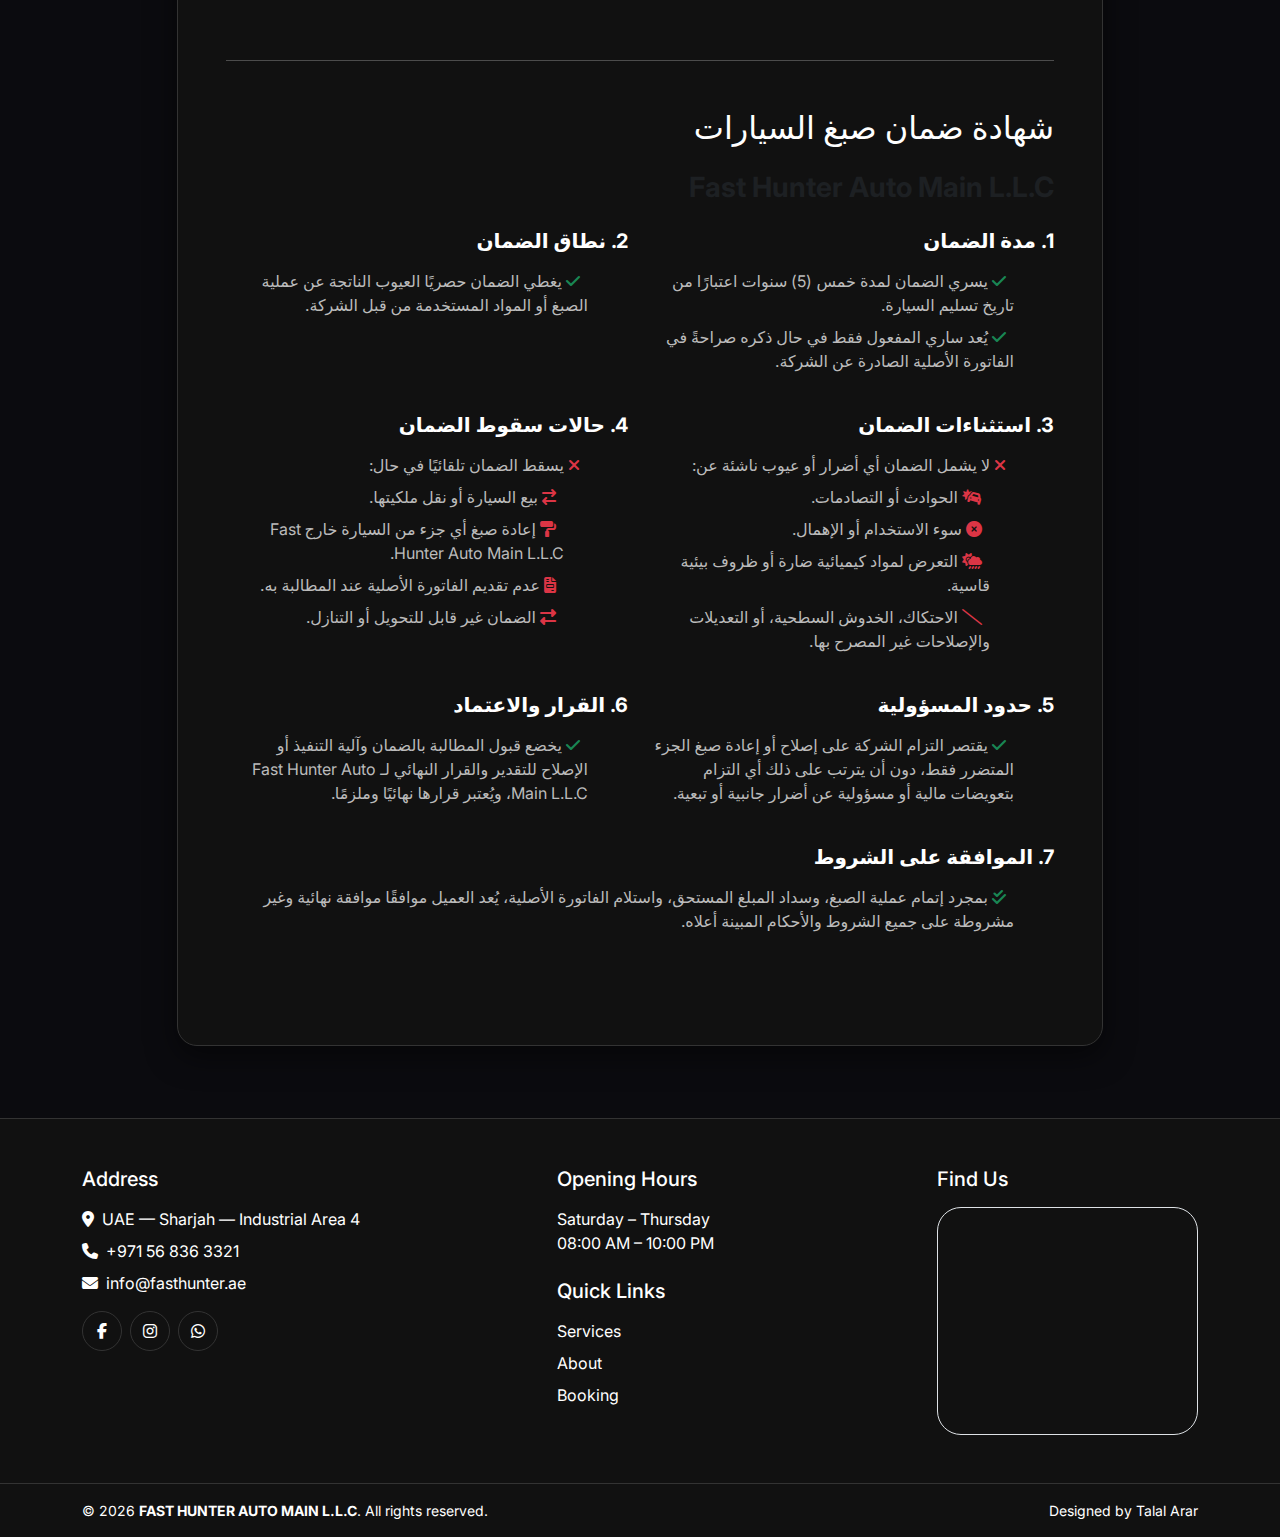
<file: terms.html>
<!DOCTYPE html>
<html lang="en" dir="ltr">
<head>
  
  <meta charset="UTF-8" />
<meta name="viewport" content="width=device-width, initial-scale=1" />

<title>Fast Hunter | Terms & Conditions</title>
<meta name="description" content="Fast Hunter Terms & Conditions for vehicle maintenance and repair services. Our policies on liability, warranty, payments, and legal clauses.">
<meta name="keywords" content="صيانة سيارات, كراج سيارات, ورشة سيارات الشارقة, برمجة ECU, برمجة TCU, معايرة ADAS, تصليح جيربوكس, تبديل محرك, كهرباء سيارات, سمكرة سيارات, ميكانيك سيارات, Car Repair Sharjah, Auto Repair UAE, Mercedes, BMW, Audi, Porsche, Volkswagen, Land Rover, Jaguar, Renault, Peugeot, Fiat, Skoda, Seat, Ford, Chevrolet, Jeep, Toyota, Nissan, Honda, Mitsubishi, Mazda, Subaru, Suzuki, Lexus, Infiniti, Hyundai, Kia, Genesis">

<meta property="og:title" content="Fast Hunter | Terms & Conditions">
<meta property="og:description" content="Official Terms & Conditions from Fast Hunter Auto Main L.L.C covering all aspects of auto repair services in Sharjah.">
<meta property="og:image" content="https://fasthunter.ae/img/Logo5.png">
<meta property="og:url" content="https://fasthunter.ae/terms.html">
<meta property="og:type" content="website">

<meta name="language" content="Arabic, English">
<meta name="robots" content="index, follow">

<link rel="icon" href="img/Logo5.png" type="image/png" />
  <link rel="preconnect" href="https://fonts.googleapis.com">
  <link rel="preconnect" href="https://fonts.gstatic.com" crossorigin>
  <link href="https://fonts.googleapis.com/css2?family=Inter:wght@400;500;600;700;800&display=swap" rel="stylesheet">
  <link rel="stylesheet" href="https://cdn.jsdelivr.net/npm/bootstrap@5.3.3/dist/css/bootstrap.min.css">
  <link rel="stylesheet" href="https://cdnjs.cloudflare.com/ajax/libs/font-awesome/6.5.2/css/all.min.css" />
  <link rel="stylesheet" href="css/style.css">
</head>
<body>
  
  <nav class="navbar navbar-expand-lg fixed-top">
    <div class="container">
      <a class="navbar-brand d-flex align-items-center" href="#home">
        <img src="img/Logo5.png" alt="Fast Hunter Logo" />
        <span class="fw-bold" style="color: white;">Fast Hunter</span>
      </a>
      <button class="navbar-toggler" type="button" data-bs-toggle="collapse" data-bs-target="#nav">
        <span class="navbar-toggler-icon"><i class="fa-solid fa-bars" style="color:var(--text-1)"></i></span>
      </button>
      <div id="nav" class="collapse navbar-collapse">
        <ul class="navbar-nav ms-auto align-items-lg-center">
          <li class="nav-item"><a class="nav-link" href="ar.html">العربية</a></li>
          <li class="nav-item"><a class="nav-link" href="index.html">Home</a></li>
          <li class="nav-item"><a class="nav-link" href="index.html#about">About</a></li>
          <li class="nav-item"><a class="nav-link" href="index.html#services">Services</a></li>
          <li class="nav-item"><a class="nav-link" href="index.html#booking">Booking</a></li>
          <li class="nav-item"><a class="nav-link" href="index.html#contact">Contact</a></li>
          <li class="nav-item ms-lg-3"><a class="btn btn-brand" href="https://wa.me/971568363321" target="_blank" rel="noopener">WhatsApp</a></li>
        </ul>
      </div>
    </div>
  </nav>

  <header class="hero d-flex align-items-center" style="min-height: 40vh;">
    <div class="bg" style="background: linear-gradient(135deg, #0d0d0d, #1a1a1a);"></div>
    <div class="container position-relative">
      <div class="row">
        <div class="col-12 text-center" data-aos="fade-up">
          <h1 class="display-5 mb-3 text-white">Terms & Conditions</h1>
          <p class="lead text-white-50">Please read our policies before booking a service.</p>
        </div>
      </div>
    </div>
  </header>

  <section id="terms">
    <div class="container">
      <div class="row">
        <div class="col-lg-10 mx-auto">
          <div class="fh-card p-4 p-md-5">
            <div class="mb-5">
              <h2 class="fw-extrabold mb-4">Terms and Conditions for Vehicle Maintenance</h2>
              <h3 class="fw-bold text-muted mb-4">Fast Hunter Auto Main L.L.C</h3>
              
              <div class="row g-4">
                <div class="col-lg-6">
                  <h5 class="fw-bold mb-3">1. Vehicle Handover & Responsibility for Personal Items</h5>
                  <ul class="list-unstyled muted">
                    <li class="mb-2"><i class="fa-solid fa-check me-2 text-success"></i> The customer is responsible for removing all personal belongings from the vehicle before handing it over to the garage.</li>
                    <li class="mb-2"><i class="fa-solid fa-check me-2 text-success"></i> The garage shall not be held liable for any loss or damage to personal items left inside the vehicle after it has been handed over.</li>
                  </ul>
                </div>

                <div class="col-lg-6">
                  <h5 class="fw-bold mb-3">2. Fault Diagnosis & Additional Repairs</h5>
                  <ul class="list-unstyled muted">
                    <li class="mb-2"><i class="fa-solid fa-check me-2 text-success"></i> Faults are diagnosed based on technical inspection and available equipment at the garage.</li>
                    <li class="mb-2"><i class="fa-solid fa-check me-2 text-success"></i> Should additional faults appear during maintenance, the garage will notify the customer and obtain their consent before carrying out any further work or incurring additional costs.</li>
                    <li class="mb-2"><i class="fa-solid fa-check me-2 text-success"></i>The Customer hereby authorizes the Garage (or its technicians) or the Customer themselves to drive and road-test the vehicle on public roads for diagnostic or quality assurance purposes. </li>
                  </ul>
                </div>

                <div class="col-lg-6">
                  <h5 class="fw-bold mb-3">3. Spare Parts & Pricing</h5>
                  <ul class="list-unstyled muted">
                    <li class="mb-2"><i class="fa-solid fa-check me-2 text-success"></i> All prices and spare parts—whether original, new, commercial, or used—are clearly communicated to the customer, and their prior written or documented verbal consent is obtained before work begins.</li>
                    <li class="mb-2"><i class="fa-solid fa-check me-2 text-success"></i> No maintenance or parts installation will be performed without the customer's cost approval.</li>
                    <li class="mb-2"><i class="fa-solid fa-check me-2 text-success"></i> The garage sources parts from certified suppliers and is not responsible for defects or failures resulting from parts supplied by the customer.</li>
                    <li class="mb-2"><i class="fa-solid fa-check me-2 text-success"></i> Commercial or used parts are not covered by any warranty and are installed at the customer's request and responsibility.</li>
                    <li class="mb-2"><i class="fa-solid fa-check me-2 text-success"></i> Any warranty on new parts is limited to the supplier’s terms and does not extend to the garage.</li>
                  </ul>
                </div>

                <div class="col-lg-6">
                  <h5 class="fw-bold mb-3">4. Workmanship Warranty</h5>
                  <ul class="list-unstyled muted">
                    <li class="mb-2"><i class="fa-solid fa-check me-2 text-success"></i> The warranty is limited to the quality of the technical work performed as per the prior agreement.</li>
                    <li class="mb-2"><i class="fa-solid fa-check me-2 text-success"></i> The warranty is void in cases of misuse, neglect, accidents, or delayed vehicle collection.</li>
                    <li class="mb-2"><i class="fa-solid fa-check me-2 text-success"></i> The garage does not offer a warranty on used parts, emergency repairs, or free services.</li>
                  </ul>
                </div>

                <div class="col-lg-6">
                  <h5 class="fw-bold mb-3">5. Pricing & Payment</h5>
                  <ul class="list-unstyled muted">
                    <li class="mb-2"><i class="fa-solid fa-check me-2 text-success"></i> All prices are in UAE Dirhams, as indicated on the final invoice.</li>
                    <li class="mb-2"><i class="fa-solid fa-check me-2 text-success"></i> The customer must pay the full amount upon vehicle collection. The vehicle will not be released before the invoice is fully settled.</li>
                  </ul>
                </div>

                <div class="col-lg-6">
                  <h5 class="fw-bold mb-3">6. Delayed Vehicle Collection</h5>
                  <ul class="list-unstyled muted">
                    <li class="mb-2"><i class="fa-solid fa-check me-2 text-success"></i> The customer is responsible for collecting their vehicle within one (1) day of being notified that maintenance is complete.</li>
                    <li class="mb-2"><i class="fa-solid fa-check me-2 text-success"></i> The garage is entitled to charge a daily storage fee for any delay after this period.</li>
                    <li class="mb-2"><i class="fa-solid fa-check me-2 text-success"></i> Any warranty granted on work or parts becomes void if the customer delays collecting the vehicle beyond the specified day.</li>
                    <li class="mb-2"><i class="fa-solid fa-check me-2 text-success"></i> For unregistered vehicles (without number plates), the garage is not responsible for the vehicle after one day from the notification date. The vehicle will be stored outside the workshop and remains the customer's full responsibility.</li>
                  </ul>
                </div>

                <div class="col-lg-6">
                  <h5 class="fw-bold mb-3">7. Limitation of Liability</h5>
                  <ul class="list-unstyled muted">
                    <li class="mb-2"><i class="fa-solid fa-check me-2 text-success"></i> The garage's liability is limited to the value of the paid service fees only, for the specific service in dispute.</li>
                    <li class="mb-2"><i class="fa-solid fa-check me-2 text-success"></i> The garage shall not be liable for the vehicle's value, parts costs, or any indirect or consequential damages.</li>
                  </ul>
                </div>

                <div class="col-lg-6">
                  <h5 class="fw-bold mb-3">8. Applicable Law & Jurisdiction</h5>
                  <ul class="list-unstyled muted">
                    <li class="mb-2"><i class="fa-solid fa-check me-2 text-success"></i> These terms and conditions are governed by and interpreted in accordance with the laws and regulations of the United Arab Emirates.</li>
                    <li class="mb-2"><i class="fa-solid fa-check me-2 text-success"></i> The courts of the Emirate of Sharjah shall have exclusive jurisdiction over any disputes arising from the interpretation or implementation of these terms.</li>
                  </ul>
                </div>
              </div>
            </div>
            
            <hr class="my-5" />

            <div class="mb-5">
              <h2 class="fw-extrabold mb-4">Car Painting Warranty Certificate</h2>
              <h3 class="fw-bold text-muted mb-4">Fast Hunter Auto Main L.L.C</h3>
              
              <div class="row g-4">
                <div class="col-lg-6">
                  <h5 class="fw-bold mb-3">1. Warranty Duration</h5>
                  <ul class="list-unstyled muted">
                    <li class="mb-2"><i class="fa-solid fa-check me-2 text-success"></i> The warranty is valid for five (5) years from the vehicle's delivery date.</li>
                    <li class="mb-2"><i class="fa-solid fa-check me-2 text-success"></i> It is only effective if explicitly stated on the original invoice issued by the company.</li>
                  </ul>
                </div>
                
                <div class="col-lg-6">
                  <h5 class="fw-bold mb-3">2. Scope of Warranty</h5>
                  <ul class="list-unstyled muted">
                    <li class="mb-2"><i class="fa-solid fa-check me-2 text-success"></i> This warranty exclusively covers defects in the paint finish resulting from faulty materials or execution by the company.</li>
                  </ul>
                </div>
                
                <div class="col-lg-6">
                  <h5 class="fw-bold mb-3">3. Warranty Exclusions</h5>
                  <ul class="list-unstyled muted">
                    <li class="mb-2"><i class="fa-solid fa-xmark me-2 text-danger"></i> The warranty does not cover damages or defects caused by:</li>
                    <li class="mb-2 ms-4"><i class="fa-solid fa-car-crash me-2 text-danger"></i> Accidents or collisions.</li>
                    <li class="mb-2 ms-4"><i class="fa-solid fa-times-circle me-2 text-danger"></i> Misuse, neglect, or failure to perform necessary maintenance.</li>
                    <li class="mb-2 ms-4"><i class="fa-solid fa-cloud-sun-rain me-2 text-danger"></i> Exposure to harsh chemicals or extreme environmental conditions (acid rain, prolonged direct sunlight, sandstorms).</li>
                    <li class="mb-2 ms-4"><i class="fa-solid fa-slash me-2 text-danger"></i> Friction, surface scratches, or unauthorized modifications or repairs.</li>
                  </ul>
                </div>
                
                <div class="col-lg-6">
                  <h5 class="fw-bold mb-3">4. Voiding the Warranty</h5>
                  <ul class="list-unstyled muted">
                    <li class="mb-2"><i class="fa-solid fa-xmark me-2 text-danger"></i> The warranty is automatically void if:</li>
                    <li class="mb-2 ms-4"><i class="fa-solid fa-arrow-right-arrow-left me-2 text-danger"></i> The vehicle is sold or its ownership is transferred.</li>
                    <li class="mb-2 ms-4"><i class="fa-solid fa-paint-roller me-2 text-danger"></i> Any part of the car is repainted outside Fast Hunter Auto Main L.L.C.</li>
                    <li class="mb-2 ms-4"><i class="fa-solid fa-file-invoice me-2 text-danger"></i> The original invoice is not presented when making a claim.</li>
                    <li class="mb-2 ms-4"><i class="fa-solid fa-exchange-alt me-2 text-danger"></i> The warranty is non-transferable.</li>
                  </ul>
                </div>
                
                <div class="col-lg-6">
                  <h5 class="fw-bold mb-3">5. Limitation of Liability</h5>
                  <ul class="list-unstyled muted">
                    <li class="mb-2"><i class="fa-solid fa-check me-2 text-success"></i> The company's obligation is limited to repairing or repainting the damaged part only, with no obligation for financial compensation or liability for incidental or consequential damages.</li>
                  </ul>
                </div>
                
                <div class="col-lg-6">
                  <h5 class="fw-bold mb-3">6. Final Decision</h5>
                  <ul class="list-unstyled muted">
                    <li class="mb-2"><i class="fa-solid fa-check me-2 text-success"></i> The acceptance of any warranty claim and the method of repair or execution are subject to the final and binding decision of Fast Hunter Auto Main L.L.C.</li>
                  </ul>
                </div>
                
                <div class="col-lg-12">
                  <h5 class="fw-bold mb-3">7. Acceptance of Terms</h5>
                  <ul class="list-unstyled muted">
                    <li class="mb-2"><i class="fa-solid fa-check-double me-2 text-success"></i> Upon completing the painting service, settling the invoice, and receiving the original invoice, the customer unconditionally accepts all the terms and conditions outlined above.</li>
                  </ul>
                </div>
              </div>
            </div>
          </div>
        </div>
      </div>
    </div>
  </section>
  
  <section id="arabic-terms">
    <div class="container">
      <div class="row">
        <div class="col-lg-10 mx-auto">
          <div class="fh-card p-4 p-md-5">
            <div class="mb-5" dir="rtl">
              <h2 class="fw-extrabold mb-4">الشروط والأحكام لصيانة المركبات</h2>
              <h3 class="fw-bold text-muted mb-4">Fast Hunter Auto Main L.L.C – كراج الصياد السريع</h3>

              <div class="row g-4">
                <div class="col-lg-6">
                  <h5 class="fw-bold mb-3">أولاً – تسليم المركبة ومسؤولية المتعلقات</h5>
                  <ul class="list-unstyled muted">
                    <li class="mb-2"><i class="fa-solid fa-check me-2 text-success"></i> يلتزم العميل بإزالة جميع المقتنيات الشخصية من المركبة قبل تسليمها للكراج.</li>
                    <li class="mb-2"><i class="fa-solid fa-check me-2 text-success"></i> لا يتحمل الكراج أي مسؤولية عن فقدان أو تلف أي مقتنيات شخصية تترك داخل المركبة بعد تسليمها.</li>
                  </ul>
                </div>

                <div class="col-lg-6">
                  <h5 class="fw-bold mb-3">ثانياً – تشخيص الأعطال والإصلاحات الإضافية</h5>
                  <ul class="list-unstyled muted">
                    <li class="mb-2"><i class="fa-solid fa-check me-2 text-success"></i> يتم تشخيص الأعطال وفقاً للفحص الفني والأجهزة المتاحة لدى الكراج.</li>
                    <li class="mb-2"><i class="fa-solid fa-check me-2 text-success"></i> في حال ظهور أعطال إضافية أثناء أعمال الصيانة، يلتزم الكراج بإشعار العميل وأخذ موافقته قبل تنفيذ أي أعمال إضافية أو تحميله أي تكاليف أخرى.</li>
                    li class="mb-2"><i class="fa-solid fa-check me-2 text-success"></i> يقر العميل ويوافق على منح الكراج (أو فنييه) أو العميل نفسه الحق في قيادة المركبة واختبارها على الطرق العامة لغايات التشخيص أو فحص جودة الإصلاح</li>
                    
                  </ul>
                </div>

                <div class="col-lg-6">
                  <h5 class="fw-bold mb-3">ثالثاً – قطع الغيار والأسعار</h5>
                  <ul class="list-unstyled muted">
                    <li class="mb-2"><i class="fa-solid fa-check me-2 text-success"></i> جميع الأسعار وقطع الغيار – سواء كانت أصلية، جديدة، تجارية أو مستعملة – يتم توضيحها للعميل والحصول على موافقته الخطية أو الشفوية الموثقة قبل البدء بأعمال الصيانة.</li>
                    <li class="mb-2"><i class="fa-solid fa-check me-2 text-success"></i> لا يتم تركيب أي قطع غيار أو تنفيذ أي أعمال إلا بعد اعتماد العميل للتكلفة.</li>
                    <li class="mb-2"><i class="fa-solid fa-check me-2 text-success"></i> يوفّر الكراج قطع الغيار من موردين معتمدين، ولا يكون مسؤولاً عن أي عيب أو خلل ناشئ عن قطع غيار قام العميل بتوريدها بنفسه.</li>
                    <li class="mb-2"><i class="fa-solid fa-check me-2 text-success"></i> القطع التجارية أو المستعملة لا يشملها أي ضمان، ويتم تركيبها بناءً على طلب العميل وتحت مسؤوليته.</li>
                    <li class="mb-2"><i class="fa-solid fa-check me-2 text-success"></i> الضمان على القطع الجديدة (إن وجد) يقتصر على شروط وضمان المورد فقط، ولا يمتد بأي حال ليشمل الكراج.</li>
                  </ul>
                </div>

                <div class="col-lg-6">
                  <h5 class="fw-bold mb-3">رابعاً – الضمان على الأعمال</h5>
                  <ul class="list-unstyled muted">
                    <li class="mb-2"><i class="fa-solid fa-check me-2 text-success"></i> يقتصر الضمان على جودة العمل الفني المنجز من قبل الكراج، وفقاً للاتفاق المسبق.</li>
                    <li class="mb-2"><i class="fa-solid fa-check me-2 text-success"></i> يسقط الضمان في الحالات التالية: سوء الاستخدام أو الإهمال من قبل العميل، تعرض المركبة لحادث أو ظروف قاهرة بعد الاستلام، أو تأخر العميل عن استلام المركبة في المدة المحددة.</li>
                    <li class="mb-2"><i class="fa-solid fa-check me-2 text-success"></i> لا يقدم الكراج أي ضمان على القطع المستعملة أو الإصلاحات الطارئة أو الخدمات المجانية.</li>
                  </ul>
                </div>

                <div class="col-lg-6">
                  <h5 class="fw-bold mb-3">خامساً – الأسعار والدفع</h5>
                  <ul class="list-unstyled muted">
                    <li class="mb-2"><i class="fa-solid fa-check me-2 text-success"></i> جميع الأسعار بالدرهم الإماراتي كما هو مبين في الفاتورة النهائية.</li>
                    <li class="mb-2"><i class="fa-solid fa-check me-2 text-success"></i> يلتزم العميل بسداد كامل قيمة الفاتورة فور استلام المركبة، ولا يجوز تسليمها قبل السداد الكامل.</li>
                  </ul>
                </div>

                <div class="col-lg-6">
                  <h5 class="fw-bold mb-3">سادساً – التأخير في استلام المركبة</h5>
                  <ul class="list-unstyled muted">
                    <li class="mb-2"><i class="fa-solid fa-check me-2 text-success"></i> يعتبر العميل مسؤولاً عن استلام مركبته خلال (يوم واحد) من تاريخ إخطاره بانتهاء أعمال الصيانة.</li>
                    <li class="mb-2"><i class="fa-solid fa-check me-2 text-success"></i> يحق للكراج بعد انقضاء هذه المدة احتساب رسوم تخزين يومية عن كل يوم تأخير.</li>
                    <li class="mb-2"><i class="fa-solid fa-check me-2 text-success"></i> يسقط أي ضمان ممنوح على الأعمال أو القطع إذا تأخر العميل عن استلام المركبة بعد انقضاء اليوم المحدد أعلاه.</li>
                    <li class="mb-2"><i class="fa-solid fa-check me-2 text-success"></i> بالنسبة للمركبات غير المرقمة (بدون لوحات): بعد مرور يوم واحد من تاريخ إخطار العميل بانتهاء الصيانة، فإن الكراج غير مسؤول عن المركبة، وتُحفظ خارج الورشة وتبقى تحت مسؤولية العميل الكاملة.</li>
                  </ul>
                </div>

                <div class="col-lg-6">
                  <h5 class="fw-bold mb-3">سابعاً – حدود المسؤولية</h5>
                  <ul class="list-unstyled muted">
                    <li class="mb-2"><i class="fa-solid fa-check me-2 text-success"></i> تقتصر مسؤولية الكراج – في جميع الأحوال – على قيمة أجور الصيانة المدفوعة عن الخدمة محل النزاع فقط.</li>
                    <li class="mb-2"><i class="fa-solid fa-check me-2 text-success"></i> لا تمتد مسؤولية الكراج بأي حال لتعويض العميل عن قيمة المركبة، أو قيمة قطع الغيار، أو أي خسائر أو أضرار غير مباشرة.</li>
                  </ul>
                </div>

                <div class="col-lg-6">
                  <h5 class="fw-bold mb-3">ثامناً – القانون المطبق والاختصاص القضائي</h5>
                  <ul class="list-unstyled muted">
                    <li class="mb-2"><i class="fa-solid fa-check me-2 text-success"></i> تخضع هذه الشروط والأحكام وتفسر وفقاً للقوانين واللوائح المعمول بها في دولة الإمارات العربية المتحدة.</li>
                    <li class="mb-2"><i class="fa-solid fa-check me-2 text-success"></i> تختص محاكم إمارة الشارقة دون غيرها بالفصل في أي نزاع ينشأ عن تفسير أو تنفيذ هذه الشروط.</li>
                  </ul>
                </div>
              </div>
            </div>
            
            <hr class="my-5" dir="rtl" />

            <div class="mb-5" dir="rtl">
              <h2 class="fw-extrabold mb-4">شهادة ضمان صبغ السيارات</h2>
              <h3 class="fw-bold text-muted mb-4">Fast Hunter Auto Main L.L.C</h3>
              
              <div class="row g-4">
                <div class="col-lg-6">
                  <h5 class="fw-bold mb-3">1. مدة الضمان</h5>
                  <ul class="list-unstyled muted">
                    <li class="mb-2"><i class="fa-solid fa-check me-2 text-success"></i> يسري الضمان لمدة خمس (5) سنوات اعتبارًا من تاريخ تسليم السيارة.</li>
                    <li class="mb-2"><i class="fa-solid fa-check me-2 text-success"></i> يُعد ساري المفعول فقط في حال ذكره صراحةً في الفاتورة الأصلية الصادرة عن الشركة.</li>
                  </ul>
                </div>
                
                <div class="col-lg-6">
                  <h5 class="fw-bold mb-3">2. نطاق الضمان</h5>
                  <ul class="list-unstyled muted">
                    <li class="mb-2"><i class="fa-solid fa-check me-2 text-success"></i> يغطي الضمان حصريًا العيوب الناتجة عن عملية الصبغ أو المواد المستخدمة من قبل الشركة.</li>
                  </ul>
                </div>
                
                <div class="col-lg-6">
                  <h5 class="fw-bold mb-3">3. استثناءات الضمان</h5>
                  <ul class="list-unstyled muted">
                    <li class="mb-2"><i class="fa-solid fa-xmark me-2 text-danger"></i> لا يشمل الضمان أي أضرار أو عيوب ناشئة عن:</li>
                    <li class="mb-2 me-4"><i class="fa-solid fa-car-crash me-2 text-danger"></i> الحوادث أو التصادمات.</li>
                    <li class="mb-2 me-4"><i class="fa-solid fa-times-circle me-2 text-danger"></i> سوء الاستخدام أو الإهمال.</li>
                    <li class="mb-2 me-4"><i class="fa-solid fa-cloud-sun-rain me-2 text-danger"></i> التعرض لمواد كيميائية ضارة أو ظروف بيئية قاسية.</li>
                    <li class="mb-2 me-4"><i class="fa-solid fa-slash me-2 text-danger"></i> الاحتكاك، الخدوش السطحية، أو التعديلات والإصلاحات غير المصرح بها.</li>
                  </ul>
                </div>
                
                <div class="col-lg-6">
                  <h5 class="fw-bold mb-3">4. حالات سقوط الضمان</h5>
                  <ul class="list-unstyled muted">
                    <li class="mb-2"><i class="fa-solid fa-xmark me-2 text-danger"></i> يسقط الضمان تلقائيًا في حال:</li>
                    <li class="mb-2 me-4"><i class="fa-solid fa-arrow-right-arrow-left me-2 text-danger"></i> بيع السيارة أو نقل ملكيتها.</li>
                    <li class="mb-2 me-4"><i class="fa-solid fa-paint-roller me-2 text-danger"></i> إعادة صبغ أي جزء من السيارة خارج Fast Hunter Auto Main L.L.C.</li>
                    <li class="mb-2 me-4"><i class="fa-solid fa-file-invoice me-2 text-danger"></i> عدم تقديم الفاتورة الأصلية عند المطالبة به.</li>
                    <li class="mb-2 me-4"><i class="fa-solid fa-exchange-alt me-2 text-danger"></i> الضمان غير قابل للتحويل أو التنازل.</li>
                  </ul>
                </div>
                
                <div class="col-lg-6">
                  <h5 class="fw-bold mb-3">5. حدود المسؤولية</h5>
                  <ul class="list-unstyled muted">
                    <li class="mb-2"><i class="fa-solid fa-check me-2 text-success"></i> يقتصر التزام الشركة على إصلاح أو إعادة صبغ الجزء المتضرر فقط، دون أن يترتب على ذلك أي التزام بتعويضات مالية أو مسؤولية عن أضرار جانبية أو تبعية.</li>
                  </ul>
                </div>
                
                <div class="col-lg-6">
                  <h5 class="fw-bold mb-3">6. القرار والاعتماد</h5>
                  <ul class="list-unstyled muted">
                    <li class="mb-2"><i class="fa-solid fa-check me-2 text-success"></i> يخضع قبول المطالبة بالضمان وآلية التنفيذ أو الإصلاح للتقدير والقرار النهائي لـ Fast Hunter Auto Main L.L.C، ويُعتبر قرارها نهائيًا وملزمًا.</li>
                  </ul>
                </div>
                
                <div class="col-lg-12">
                  <h5 class="fw-bold mb-3">7. الموافقة على الشروط</h5>
                  <ul class="list-unstyled muted">
                    <li class="mb-2"><i class="fa-solid fa-check-double me-2 text-success"></i> بمجرد إتمام عملية الصبغ، وسداد المبلغ المستحق، واستلام الفاتورة الأصلية، يُعد العميل موافقًا موافقة نهائية وغير مشروطة على جميع الشروط والأحكام المبينة أعلاه.</li>
                  </ul>
                </div>
              </div>
            </div>
          </div>
        </div>
      </div>
    </div>
  </section>

  <footer id="contact">
    <div class="container py-5">
      <div class="row g-4">
        <div class="col-md-5">
          <h5 class="mb-3">Address</h5>
          <p class="muted mb-2"><i class="fa-solid fa-location-dot me-2"></i><a class="text-decoration-none" href="https://maps.app.goo.gl/52vbiE2BuMg5kpL6A" target="_blank" rel="noopener">UAE — Sharjah — Industrial Area 4</a></p>
          <p class="muted mb-2"><i class="fa-solid fa-phone me-2"></i><a class="text-decoration-none" href="tel:+971568363321">+971 56 836 3321</a></p>
          <p class="muted mb-3"><i class="fa-solid fa-envelope me-2"></i><a class="text-decoration-none" href="mailto:info@fasthunter.ae">info@fasthunter.ae</a></p>
          <div class="social d-flex gap-2">
            <a href="https://www.facebook.com/people/Fast-Hunter-service-center/61570475133262/" target="_blank" rel="noopener" aria-label="Facebook"><i class="fab fa-facebook-f"></i></a>
            <a href="https://www.instagram.com/fast.hunter.center/" target="_blank" rel="noopener" aria-label="Instagram"><i class="fab fa-instagram"></i></a>
            <a href="https://wa.me/971568363321" target="_blank" rel="noopener" aria-label="WhatsApp"><i class="fab fa-whatsapp"></i></a>
          </div>
        </div>
        <div class="col-md-4">
          <h5 class="mb-3">Opening Hours</h5>
          <p class="muted">Saturday – Thursday<br>08:00 AM – 10:00 PM</p>
          <h5 class="mt-4 mb-3">Quick Links</h5>
          <ul class="list-unstyled">
            <li class="mb-2"><a class="text-decoration-none" href="index.html#services">Services</a></li>
            <li class="mb-2"><a class="text-decoration-none" href="index.html#about">About</a></li>
            <li class="mb-2"><a class="text-decoration-none" href="index.html#booking">Booking</a></li>
          </ul>
        </div>
        <div class="col-md-3">
          <h5 class="mb-3">Find Us</h5>
          <div class="rounded-2xl overflow-hidden border" style="border-color:var(--line)">
            <iframe
              src="https://www.google.com/maps/embed?pb=!1m18!1m12!1m3!1d3263.249687374347!2d55.40869557484198!3d25.337502926004497!2m3!1f0!2f0!3f0!3m2!1i1024!2i768!4f13.1!3m3!1m2!1s0x3e5f59315cd81097%3A0xa2ebb1a6ec98051d!2z2KfZhNi12YrYp9ivINin2YTYs9ix2YrYuSAuLSDYtdmK2KfZhtipINiz2YrYp9ix2KfYqiAsIEZhc3QgSHVudGVyIC4gQXV0byBSZXBhaXI!5e1!3m2!1sen!2sae!4v1755356478424!5m2!1sen!2sae"
              width="100%" height="220" style="border:0" loading="lazy" referrerpolicy="no-referrer-when-downgrade"></iframe>
          </div>
        </div>
      </div>
    </div>
    <div class="border-top" style="border-color:var(--line) !important">
      <div class="container py-3 small d-flex flex-wrap justify-content-between gap-2">
        <span>© <span id="year"></span> <strong>FAST HUNTER AUTO MAIN L.L.C</strong>. All rights reserved.</span>
        <span>Designed by Talal Arar</span>
      </div>
    </div>
  </footer>

  <a href="#terms" class="btn btn-brand position-fixed" style="right:18px; bottom:18px; box-shadow:var(--shadow)" aria-label="Back to top"><i class="fa-solid fa-arrow-up"></i></a>

  <script src="https://cdn.jsdelivr.net/npm/bootstrap@5.3.3/dist/js/bootstrap.bundle.min.js"></script>
  <script src="https://unpkg.com/aos@2.3.4/dist/aos.js"></script>
  <link rel="stylesheet" href="https://unpkg.com/aos@2.3.4/dist/aos.css"/>
  <script> AOS.init({ once:true, duration:700, offset:80 }); </script>
  <script> document.getElementById('year').textContent = new Date().getFullYear(); </script>
</body>

</html>
</file>
<file: css/style.css>
:root{
  --bg-1:#0b0b0f;       /* أسود غامق */
  --bg-2:#111111;       /* أسود */
  --bg-3:#1a1a1a;       /* أسود أفتح */
  --text-1:#ffffff;     /* أبيض */
  --text-2:#bbbbbb;     /* رمادي */
  --brand:#FFD600;      /* أصفر أساسي */
  --brand-2:#e6c200;    /* أصفر غامق */
  --line:#333333;
  --success:#35c76d;
  --danger:#ff4d6d;
  --radius:1.25rem;
  --shadow:0 10px 30px rgba(0,0,0,.5);
}
*{box-sizing:border-box}
html,body{height:100%;scroll-behavior:smooth}
body{background:var(--bg-1);color:var(--text-1);font-family:Inter,system-ui,-apple-system,Segoe UI,Roboto,Helvetica,Arial,"Apple Color Emoji","Segoe UI Emoji"}

.topbar{font-size:.925rem;border-bottom:1px solid var(--line);background:linear-gradient(180deg, rgba(255, 255, 255, 0.02), rgba(255,255,255,0))}
.topbar a{color:var(--text-2);text-decoration:none}
.topbar a:hover{color:var(--brand)}

.navbar{transition:background-color .3s ease, box-shadow .3s ease;background:transparent}
.navbar.scrolled{background:var(--bg-3);box-shadow:var(--shadow)}
.navbar-brand img{height:40px;width:auto;margin-right:.6rem}
.nav-link{color:var(--text-2)!important;font-weight:500}
.nav-link.active,.nav-link:hover{color:var(--brand)!important}

.btn-brand{
  --bs-btn-bg:var(--brand);
  --bs-btn-border-color:var(--brand);
  --bs-btn-color:#000000;
  --bs-btn-hover-bg:var(--brand-2);
  --bs-btn-hover-border-color:var(--brand-2);
  border-radius:999px;
  font-weight:700;
  box-shadow:0 8px 22px rgba(0,0,0,.35)
}
.btn-outline-ghost{
  border:1px solid var(--line);
  color:var(--text-1);
  border-radius:999px;
  background:transparent
}
.btn-outline-ghost:hover{
  border-color:var(--brand);
  color:var(--brand)
}

.hero{position:relative;min-height:88vh;display:grid;place-items:center;overflow:hidden}
.hero video,.hero .fallback{position:absolute;inset:0;width:100%;height:100%;object-fit:cover;filter:brightness(.55)}
.hero::after{content:"";position:absolute;inset:0;background:radial-gradient(ellipse at 15% 20%, rgba(255,214,0,.18) 0%, transparent 45%), radial-gradient(ellipse at 85% 80%, rgba(255,214,0,.12) 0%, transparent 55%);pointer-events:none}
.hero .card{background:rgba(17,17,17,.75);backdrop-filter:blur(12px);border:1px solid var(--line);border-radius:calc(var(--radius) + .5rem)}
.hero .floating-badges{display:flex;gap:.5rem;flex-wrap:wrap}
.badge-soft{border:1px solid var(--line);background:rgba(255,255,255,.05);color:var(--text-1);padding:.45rem .7rem;border-radius:999px;font-size:.8rem}

section{padding:72px 0}
.section-title{display:flex;align-items:center;gap:.75rem;color:var(--brand)}
.section-title .bar{height:2px;width:40px;background:var(--brand);opacity:.9}

.fh-card{
  background:var(--bg-2);
  border:1px solid var(--line);
  border-radius:var(--radius);
  box-shadow:var(--shadow);
  height:100%;
  transition:transform .25s ease, box-shadow .25s ease, border-color .25s ease
}
.fh-card:hover{
  transform:translateY(-6px);
  box-shadow:0 16px 38px rgba(0,0,0,.6);
  border-color:var(--brand)
}
.fh-card .icon{
  font-size:1.8rem;
  width:3.1rem;
  height:3.1rem;
  display:grid;
  place-items:center;
  border-radius:.9rem;
  background:rgba(255,214,0,.15);
  color:var(--brand)
}

.service-3d{perspective:900px}
.service-3d .fh-card{transform-style:preserve-3d}
.service-3d .fh-card:hover{transform:translateY(-6px) rotateX(3deg) rotateY(-3deg)}

.booking{
  background:linear-gradient(180deg, rgba(255,214,0,.08), rgba(0,0,0,0));
  border-top:1px solid var(--line);
  border-bottom:1px solid var(--line)
}
.form-control,.form-select{
  background:#111111;
  border:1px solid var(--line);
  color:var(--text-1);
  border-radius:.9rem
}
.form-control::placeholder{color:#7f83a1}

footer{background:var(--bg-2);border-top:1px solid var(--line)}
.social a{
  width:40px;
  height:40px;
  display:grid;
  place-items:center;
  border:1px solid var(--line);
  border-radius:999px;
  color:var(--text-1);
  transition:transform .2s ease,border-color .2s ease
}
.social a:hover{
  border-color:var(--brand);
  color:var(--brand);
  transform:translateY(-3px)
}

.muted{color:var(--text-2)}
.rounded-2xl{border-radius:1.5rem}
.lazy{opacity:0;transition:opacity .4s ease}
.lazy.loaded{opacity:1}
/* Hero heading & paragraph clearer */
.hero h1 {
  color: #ffffff !important;   /* أبيض ناصع */
  font-weight: 800;
  text-shadow: 0 2px 6px rgba(0,0,0,0.7); /* يضيف وضوح على الخلفية */
}

.hero p {
  color: #f0f0f0 !important;   /* رمادي فاتح واضح */
  font-size: 1.1rem;
  text-shadow: 0 1px 4px rgba(0,0,0,0.6);
}
/* Footer text & links white */
footer,
footer p,
footer span,
footer li,
footer a {
  color: #ffffff !important;
}

footer a {
  text-decoration: none;
}

footer a:hover {
  color: var(--brand) !important; /* عند المرور يتحول للأصفر */
}
</file>
